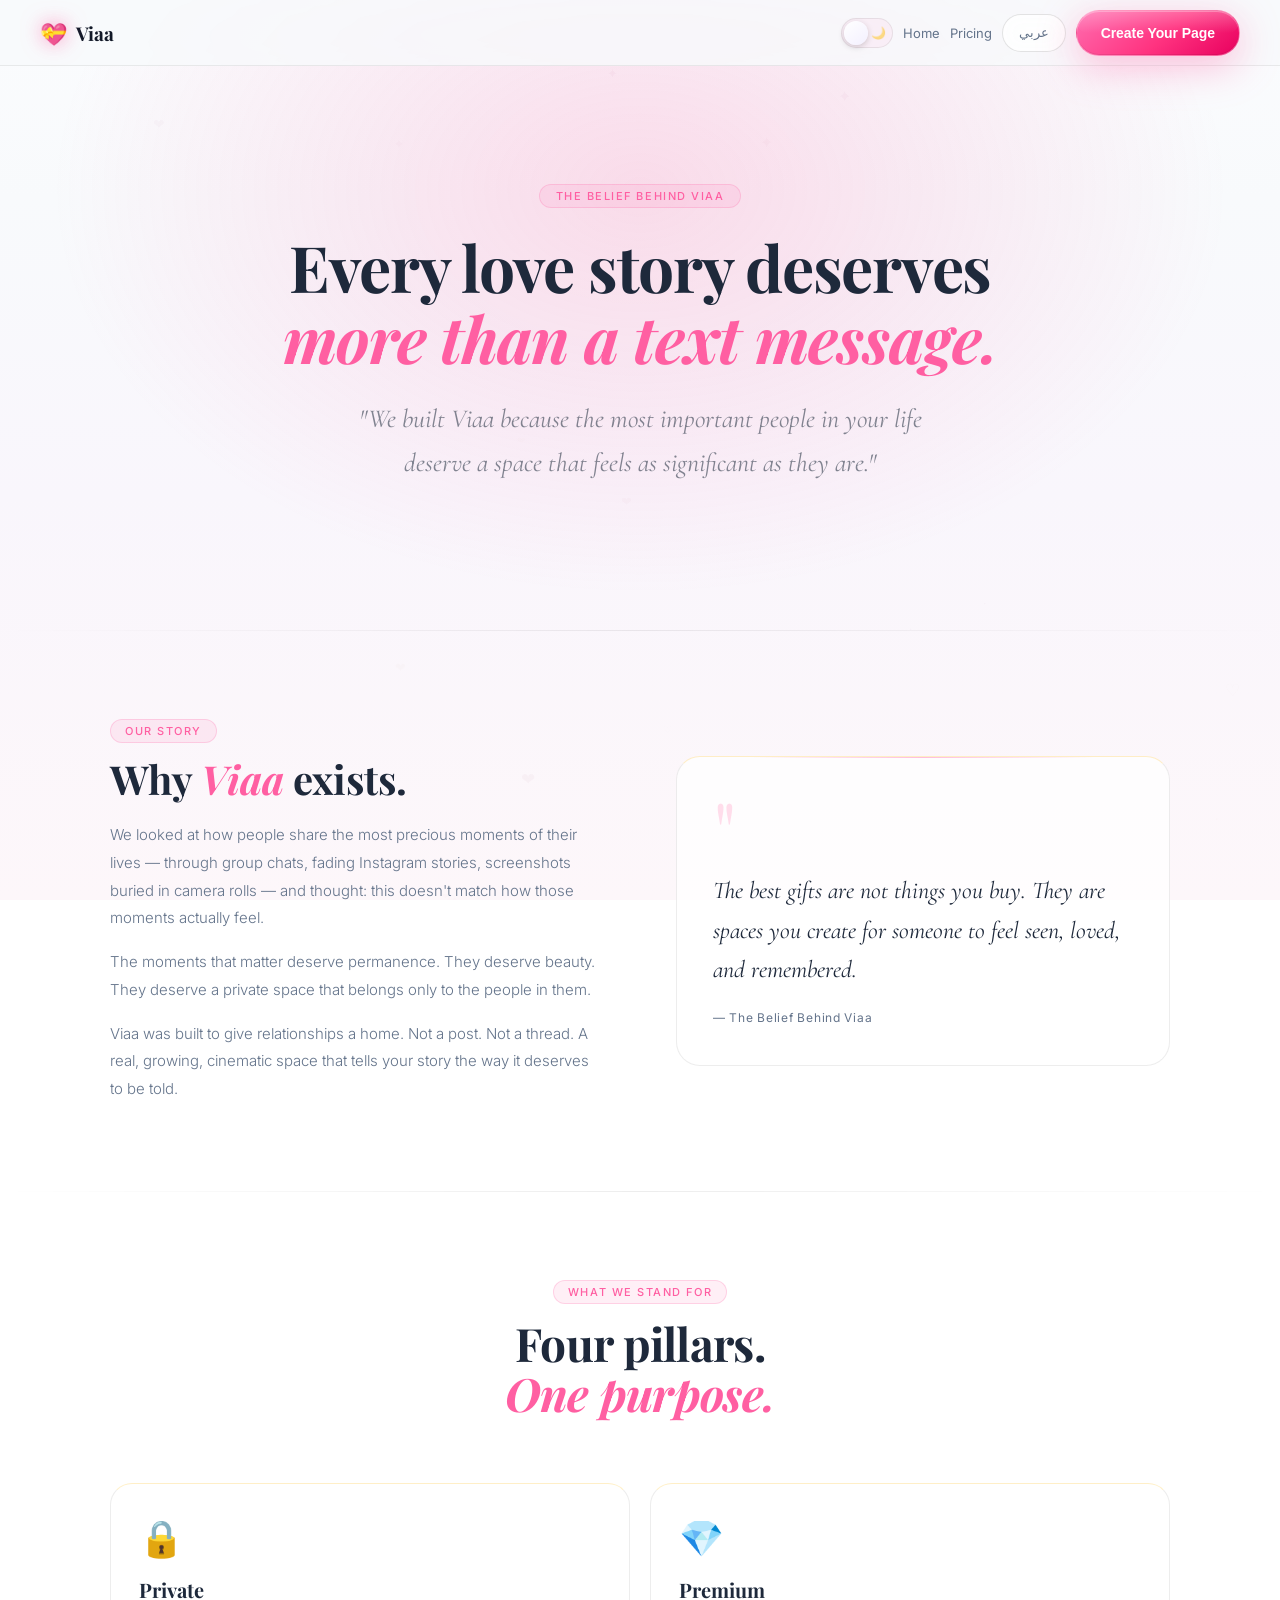
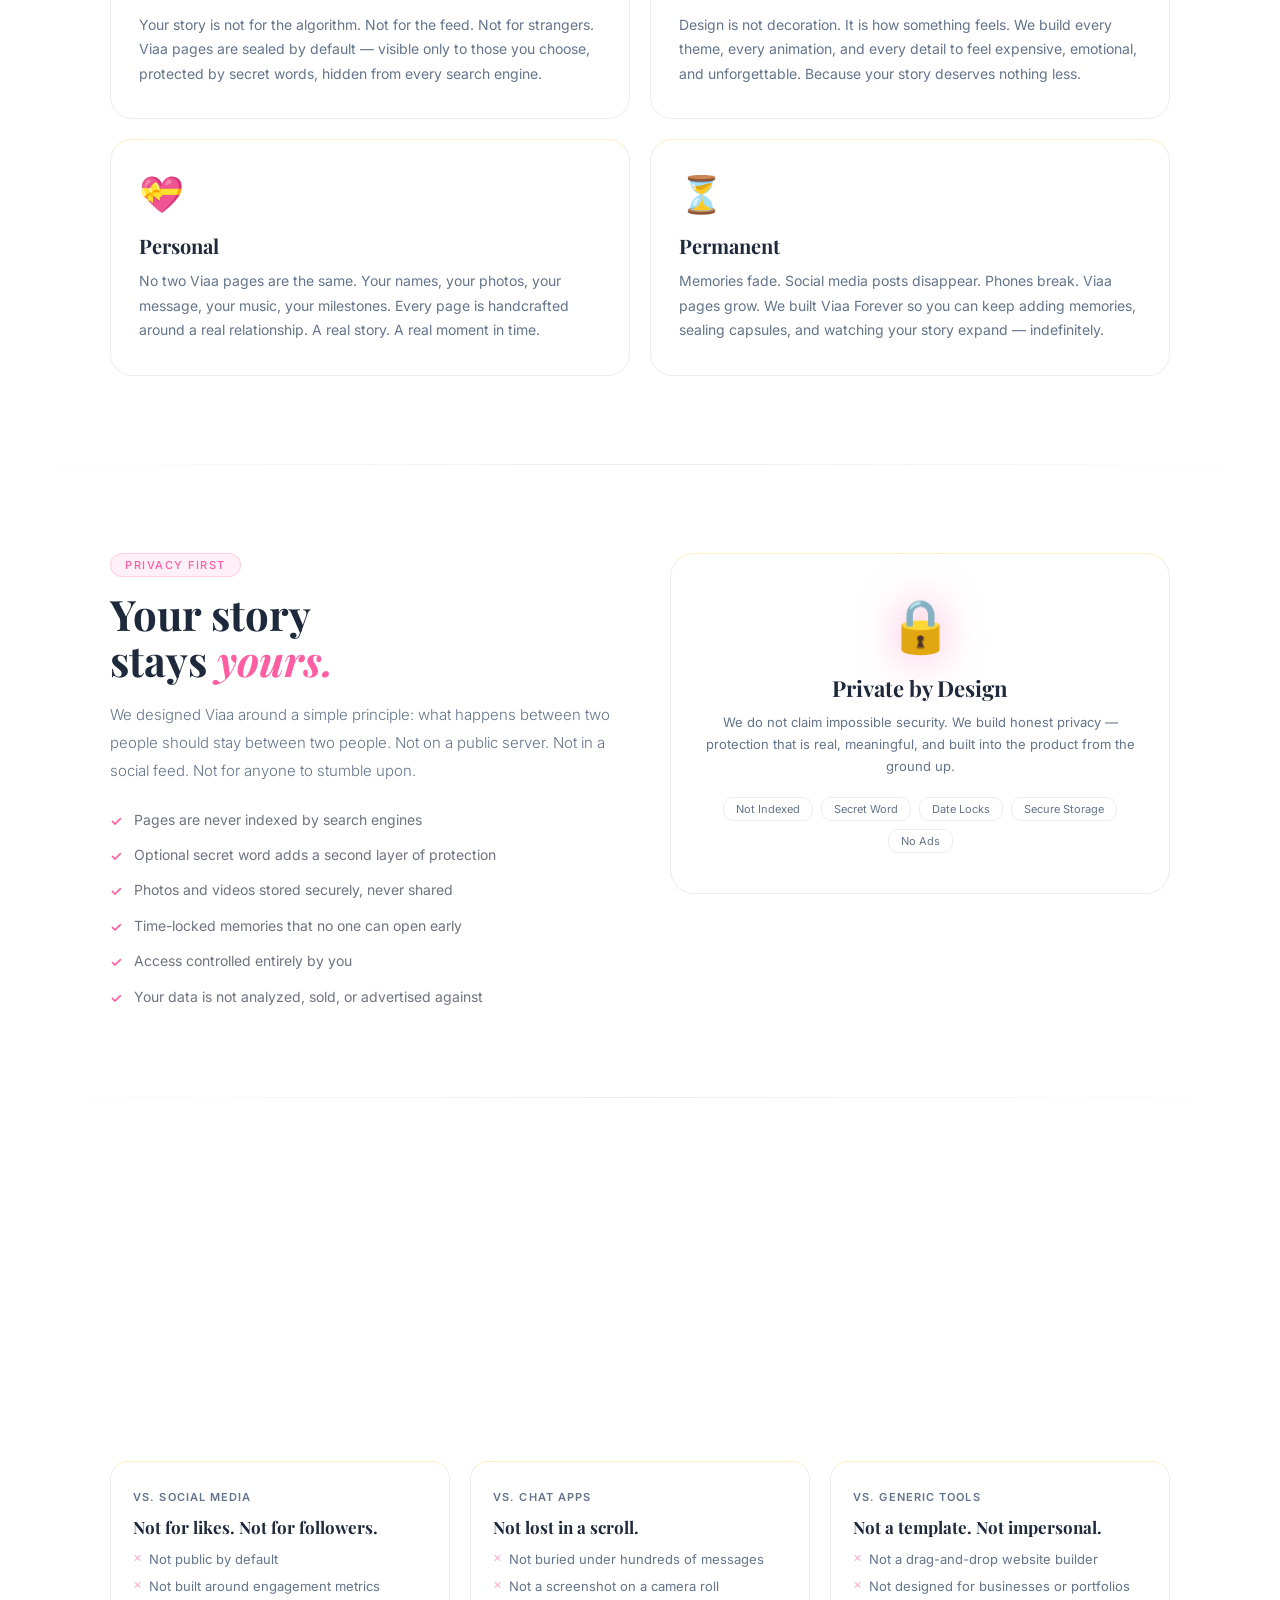
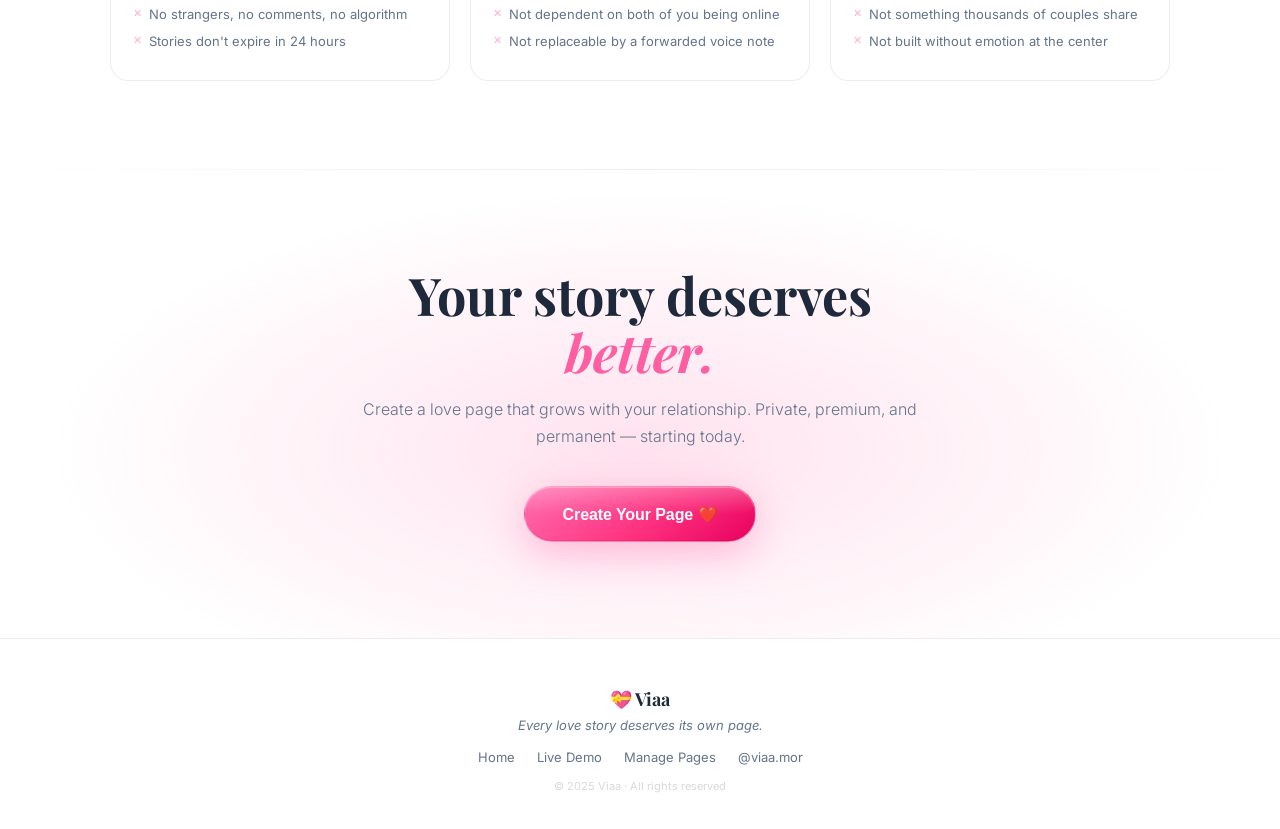
<file: about.html>
﻿<!DOCTYPE html>
<html lang="en" dir="ltr">
<head>
    <meta charset="UTF-8">
    <script>
        // Theme bootstrap: must run before CSS/paint to avoid a light-mode
        // flash for users who prefer dark. Kept tiny and inline on purpose.
        (function () {
            try {
                var s = localStorage.getItem('viaa_color_scheme');
                if (!s) s = window.matchMedia('(prefers-color-scheme: dark)').matches ? 'dark' : 'light';
                if (s === 'dark') document.documentElement.setAttribute('data-color-scheme', 'dark');
            } catch (_) { /* storage unavailable — default to light */ }
        })();
    </script>
    <meta name="viewport" content="width=device-width,initial-scale=1.0">
    <title>About Viaa — The Belief Behind the Brand</title>
    <link rel="icon" href="data:image/svg+xml,<svg xmlns='http://www.w3.org/2000/svg' viewBox='0 0 100 100'><text y='.9em' font-size='90'>💝</text></svg>">
    <link rel="preconnect" href="https://fonts.googleapis.com">
    <link rel="preconnect" href="https://fonts.gstatic.com" crossorigin>
    <link href="https://fonts.googleapis.com/css2?family=Playfair+Display:ital,wght@0,400;0,600;0,700;1,400;1,600&family=Cormorant+Garamond:ital,wght@1,400;1,500&family=Inter:wght@300;400;500;600&display=swap" rel="stylesheet">
    <link rel="stylesheet" href="theme.css">
    <link rel="stylesheet" href="components.css">
    <link rel="stylesheet" href="dark-theme.css">
    <style>
        :root {
            --fc: 'Cormorant Garamond',Georgia,serif;
        }

        a {
            text-decoration: none;
            color: inherit;
        }

        #cv {
            position: fixed;
            inset: 0;
            pointer-events: none;
            z-index: 0;
            opacity: .4;
        }

        .nav {
            position: fixed;
            top: 0;
            left: 0;
            right: 0;
            z-index: 200;
            height: 66px;
            display: flex;
            align-items: center;
            justify-content: space-between;
            padding: 0 40px;
            background: rgba(248,250,252,.88);
            backdrop-filter: blur(24px);
            border-bottom: 1px solid var(--bord);
        }

        .nav-brand {
            display: flex;
            align-items: center;
            gap: 9px;
            font-family: var(--fd);
            font-size: 19px;
            font-weight: 700;
            color: var(--dark);
            cursor: pointer;
        }

        .nav-icon {
            font-size: 22px;
            filter: drop-shadow(0 0 10px rgba(255,95,162,.6));
        }

        .nav-link {
            font-size: 13px;
            color: var(--muted);
            cursor: pointer;
            transition: color .2s;
        }

            .nav-link:hover {
                color: var(--text);
            }

        @media(max-width:640px) {
            .nav {
                padding: 0 20px;
            }
        }
        /* Hero */
        .about-hero {
            position: relative;
            z-index: 1;
            min-height: 70vh;
            display: flex;
            align-items: center;
            justify-content: center;
            text-align: center;
            padding: 120px 24px 80px;
            overflow: hidden;
        }

        .about-hero-bg {
            position: absolute;
            inset: 0;
            background: radial-gradient(ellipse at 50% 30%,rgba(255,95,162,.20) 0%,transparent 65%);
        }

        .about-hero-content {
            max-width: 780px;
            position: relative;
            z-index: 1;
        }

        .about-eyebrow {
            display: inline-block;
            font-size: 11px;
            font-weight: 500;
            letter-spacing: .14em;
            text-transform: uppercase;
            color: var(--pink);
            background: rgba(255,95,162,.10);
            border: 1px solid rgba(255,95,162,.22);
            border-radius: 30px;
            padding: 4px 16px;
            margin-bottom: 24px;
        }

        .about-hero h1 {
            font-family: var(--fd);
            font-size: clamp(32px,5.5vw,64px);
            font-weight: 700;
            line-height: 1.1;
            letter-spacing: -.02em;
            margin-bottom: 24px;
        }

            .about-hero h1 em {
                font-style: italic;
                color: var(--pink);
            }

        .about-hero-quote {
            font-family: var(--fc);
            font-style: italic;
            font-size: clamp(18px,2.5vw,26px);
            color: rgba(30,41,59,.55);
            line-height: 1.7;
            max-width: 600px;
            margin: 0 auto;
        }
        /* Sections */
        .section {
            padding: 88px 40px;
            position: relative;
            z-index: 1;
        }

        .section-inner {
            max-width: 1060px;
            margin: 0 auto;
        }

        .sec-mid {
            text-align: center;
            max-width: 660px;
            margin: 0 auto 64px;
        }

        .sec-eyebrow {
            display: inline-block;
            font-size: 11px;
            font-weight: 500;
            letter-spacing: .14em;
            text-transform: uppercase;
            color: var(--pink);
            background: rgba(255,95,162,.10);
            border: 1px solid rgba(255,95,162,.22);
            border-radius: 30px;
            padding: 4px 14px;
            margin-bottom: 14px;
        }

        .sec-title {
            font-family: var(--fd);
            font-size: clamp(26px,4vw,46px);
            font-weight: 700;
            line-height: 1.1;
            letter-spacing: -.015em;
            margin-bottom: 14px;
        }

            .sec-title em {
                font-style: italic;
                color: var(--pink);
            }

        .sec-body {
            font-size: 16px;
            color: var(--muted);
            line-height: 1.8;
            font-weight: 300;
        }

        @media(max-width:640px) {
            .section {
                padding: 64px 20px;
            }
        }
        /* Glass */
        .glass {
            background: rgba(255,255,255,.72);
            backdrop-filter: blur(24px);
            -webkit-backdrop-filter: blur(24px);
            border: 1px solid var(--bord);
            border-top-color: rgba(255,184,0,.22);
        }
        /* Divider */
        .divider {
            height: 1px;
            background: linear-gradient(90deg,transparent,var(--bord),transparent);
            position: relative;
            z-index: 1;
        }
        /* Story section */
        .story-grid {
            display: grid;
            grid-template-columns: 1fr 1fr;
            gap: 72px;
            align-items: center;
        }

        @media(max-width:800px) {
            .story-grid {
                grid-template-columns: 1fr;
                gap: 40px;
            }
        }

        .story-text h2 {
            font-family: var(--fd);
            font-size: clamp(24px,3.5vw,40px);
            font-weight: 700;
            line-height: 1.1;
            margin-bottom: 20px;
        }

            .story-text h2 em {
                font-style: italic;
                color: var(--pink);
            }

        .story-text p {
            font-size: 15px;
            color: var(--muted);
            line-height: 1.85;
            font-weight: 300;
            margin-bottom: 16px;
        }

            .story-text p:last-child {
                margin-bottom: 0;
            }

        .story-quote-card {
            border-radius: 24px;
            padding: 40px 36px;
            position: relative;
            overflow: hidden;
        }

            .story-quote-card::before {
                content: '';
                position: absolute;
                top: 0;
                left: 15%;
                right: 15%;
                height: 1px;
                background: linear-gradient(90deg,transparent,rgba(255,95,162,.4),transparent);
            }

        .sq-mark {
            font-family: var(--fd);
            font-size: 80px;
            line-height: .8;
            color: rgba(255,95,162,.2);
            display: block;
            margin-bottom: 10px;
        }

        .sq-text {
            font-family: var(--fc);
            font-style: italic;
            font-size: clamp(18px,2.5vw,24px);
            color: var(--text);
            line-height: 1.65;
            margin-bottom: 20px;
        }

        .sq-sub {
            font-size: 12px;
            color: var(--muted);
            letter-spacing: .06em;
        }
        /* Pillars */
        .pillars-grid {
            display: grid;
            grid-template-columns: repeat(2,1fr);
            gap: 20px;
        }

        @media(max-width:700px) {
            .pillars-grid {
                grid-template-columns: 1fr;
            }
        }

        .pillar-card {
            border-radius: 22px;
            padding: 32px 28px;
            position: relative;
            overflow: hidden;
            transition: transform .35s var(--ease),border-color .3s;
        }

            .pillar-card:hover {
                transform: translateY(-4px);
            }

            .pillar-card:hover {
                border-color: rgba(255,95,162,.3) !important;
            }

        .pillar-ico {
            font-size: 36px;
            margin-bottom: 16px;
            display: block;
        }

        .pillar-title {
            font-family: var(--fd);
            font-size: 20px;
            font-weight: 700;
            color: var(--text);
            margin-bottom: 10px;
        }

        .pillar-body {
            font-size: 14px;
            color: var(--muted);
            line-height: 1.75;
        }
        /* Privacy */
        .privacy-cols {
            display: grid;
            grid-template-columns: 1fr 1fr;
            gap: 60px;
            align-items: start;
        }

        @media(max-width:800px) {
            .privacy-cols {
                grid-template-columns: 1fr;
                gap: 36px;
            }
        }

        .priv-statement {
            font-family: var(--fd);
            font-size: clamp(26px,4vw,42px);
            font-weight: 700;
            line-height: 1.1;
            margin-bottom: 18px;
        }

            .priv-statement em {
                font-style: italic;
                color: var(--pink);
            }

        .priv-body {
            font-size: 15px;
            color: var(--muted);
            line-height: 1.85;
            font-weight: 300;
            margin-bottom: 24px;
        }

        .priv-list {
            list-style: none;
            display: flex;
            flex-direction: column;
            gap: 12px;
        }

            .priv-list li {
                display: flex;
                align-items: flex-start;
                gap: 12px;
                font-size: 14px;
                color: rgba(30,41,59,.65);
                line-height: 1.6;
            }

                .priv-list li::before {
                    content: '✓';
                    color: var(--pink);
                    font-weight: 600;
                    flex-shrink: 0;
                    margin-top: 1px;
                }

        .priv-visual {
            border-radius: 24px;
            padding: 40px 32px;
            text-align: center;
        }

        .pv-ico {
            font-size: 52px;
            display: block;
            margin-bottom: 16px;
            filter: drop-shadow(0 0 20px rgba(255,95,162,.5));
        }

        .pv-title {
            font-family: var(--fd);
            font-size: 22px;
            font-weight: 700;
            color: var(--text);
            margin-bottom: 8px;
        }

        .pv-desc {
            font-size: 13px;
            color: var(--muted);
            line-height: 1.7;
            margin-bottom: 20px;
        }

        .pv-tags {
            display: flex;
            flex-wrap: wrap;
            gap: 8px;
            justify-content: center;
        }

        .pv-tag {
            font-size: 11px;
            padding: 4px 12px;
            border-radius: 10px;
            border: 1px solid var(--bord);
            color: var(--muted);
        }
        /* Difference section */
        .diff-grid {
            display: grid;
            grid-template-columns: repeat(3,1fr);
            gap: 20px;
        }

        @media(max-width:860px) {
            .diff-grid {
                grid-template-columns: 1fr;
            }
        }

        .diff-card {
            border-radius: 18px;
            padding: 28px 22px;
            transition: transform .3s var(--ease), box-shadow .3s var(--ease);
        }

            .diff-card:hover {
                transform: translateY(-3px);
                box-shadow: var(--sh-lg);
            }

        .diff-vs {
            font-size: 11px;
            font-weight: 600;
            color: var(--muted);
            letter-spacing: .10em;
            text-transform: uppercase;
            margin-bottom: 12px;
        }

        .diff-title {
            font-family: var(--fd);
            font-size: 17px;
            font-weight: 700;
            color: var(--text);
            margin-bottom: 12px;
        }

        .diff-points {
            list-style: none;
            display: flex;
            flex-direction: column;
            gap: 8px;
        }

            .diff-points li {
                font-size: 13px;
                color: var(--muted);
                padding-left: 16px;
                position: relative;
                line-height: 1.5;
            }

                .diff-points li::before {
                    content: '✕';
                    position: absolute;
                    left: 0;
                    color: rgba(255,95,162,.5);
                    font-size: 11px;
                }
        /* CTA */
        .about-cta {
            text-align: center;
            padding: 96px 24px;
            position: relative;
            z-index: 1;
        }

            .about-cta::before {
                content: '';
                position: absolute;
                inset: 0;
                background: radial-gradient(ellipse at 50% 60%,rgba(255,95,162,.18) 0%,transparent 65%);
                pointer-events: none;
            }

        .cta-inner {
            max-width: 560px;
            margin: 0 auto;
            position: relative;
        }

        .cta-title {
            font-family: var(--fd);
            font-size: clamp(28px,5vw,52px);
            font-weight: 700;
            line-height: 1.1;
            margin-bottom: 16px;
        }

            .cta-title em {
                font-style: italic;
                color: var(--pink);
            }

        .cta-sub {
            font-size: 16px;
            color: var(--muted);
            margin-bottom: 36px;
            line-height: 1.7;
            font-weight: 300;
        }

        /* Footer */
        .site-footer {
            padding: 48px 40px 36px;
            border-top: 1px solid var(--bord);
            position: relative;
            z-index: 1;
            text-align: center;
        }

        .footer-brand {
            font-family: var(--fd);
            font-size: 18px;
            font-weight: 700;
            margin-bottom: 6px;
        }

        .footer-tag {
            font-size: 13px;
            color: var(--muted);
            font-style: italic;
            margin-bottom: 16px;
        }

        .footer-links {
            display: flex;
            gap: 22px;
            justify-content: center;
            flex-wrap: wrap;
            margin-bottom: 14px;
        }

            .footer-links a {
                font-size: 13px;
                color: var(--muted);
                transition: color .2s;
            }

                .footer-links a:hover {
                    color: var(--text);
                }

        .footer-copy {
            font-size: 11px;
            color: rgba(30,41,59,.18);
        }
        /* Reveals */
        .rv {
            opacity: 0;
            transform: translateY(24px);
            transition: opacity .7s var(--ease),transform .7s var(--ease);
        }

            .rv.in {
                opacity: 1;
                transform: none;
            }

        .rv-l {
            opacity: 0;
            transform: translateX(-24px);
            transition: opacity .7s var(--ease),transform .7s var(--ease);
        }

            .rv-l.in {
                opacity: 1;
                transform: none;
            }

        .rv-r {
            opacity: 0;
            transform: translateX(24px);
            transition: opacity .7s var(--ease),transform .7s var(--ease);
        }

            .rv-r.in {
                opacity: 1;
                transform: none;
            }
    </style>
</head>
<body>
    <canvas id="cv"></canvas>
    <nav class="nav">
        <a class="nav-brand" href="index.html"><span class="nav-icon">💝</span><span>Viaa</span></a>
        <div class="nav-r">
            <a class="nav-link" href="index.html" data-i18n="nav.home">Home</a>
            <a class="nav-link" href="index.html#pricing" data-i18n="nav.pricing">Pricing</a>
            <button class="lang-btn" id="langBtn" onclick="toggleLang()"><span id="langLabel">عربي</span></button>
            <button class="btn btn-primary btn-shine sm" onclick="location.href='index.html#create'" data-i18n="nav.cta">Create Your Page</button>
        </div>
    </nav>

    <section class="about-hero">
        <div class="about-hero-bg"></div>
        <div class="about-hero-content">
            <span class="about-eyebrow" data-i18n="hero.eyebrow">The Belief Behind Viaa</span>
            <h1><span data-i18n="hero.h1a">Every love story deserves</span><br><em data-i18n="hero.h1b">more than a text message.</em></h1>
            <p class="about-hero-quote" data-i18n="hero.quote">"We built Viaa because the most important people in your life deserve a space that feels as significant as they are."</p>
        </div>
    </section>

    <div class="divider"></div>

    <!-- ORIGIN STORY -->
    <section class="section" id="story">
        <div class="section-inner">
            <div class="story-grid">
                <div class="story-text rv-l">
                    <span class="sec-eyebrow" data-i18n="story.eyebrow">Our Story</span>
                    <h2 data-i18n="story.title">Why <em>Viaa</em> exists.</h2>
                    <p data-i18n="story.p1">We looked at how people share the most precious moments of their lives — through group chats, fading Instagram stories, screenshots buried in camera rolls — and thought: this doesn't match how those moments actually feel.</p>
                    <p data-i18n="story.p2">The moments that matter deserve permanence. They deserve beauty. They deserve a private space that belongs only to the people in them.</p>
                    <p data-i18n="story.p3">Viaa was built to give relationships a home. Not a post. Not a thread. A real, growing, cinematic space that tells your story the way it deserves to be told.</p>
                </div>
                <div class="rv-r">
                    <div class="story-quote-card glass" style="border-radius:24px;">
                        <span class="sq-mark">"</span>
                        <p class="sq-text" data-i18n="story.quote">The best gifts are not things you buy. They are spaces you create for someone to feel seen, loved, and remembered.</p>
                        <p class="sq-sub" data-i18n="story.quote.attr">— The Belief Behind Viaa</p>
                    </div>
                </div>
            </div>
        </div>
    </section>

    <div class="divider"></div>

    <!-- PILLARS -->
    <section class="section" id="pillars">
        <div class="section-inner">
            <div class="sec-mid rv">
                <span class="sec-eyebrow" data-i18n="pillars.eyebrow">What We Stand For</span>
                <h2 class="sec-title" data-i18n="pillars.title">Four pillars.<br><em>One purpose.</em></h2>
            </div>
            <div class="pillars-grid">
                <div class="pillar-card glass rv" style="transition-delay:0ms">
                    <span class="pillar-ico">🔒</span>
                    <p class="pillar-title" data-i18n="p1.t">Private</p>
                    <p class="pillar-body" data-i18n="p1.b">Your story is not for the algorithm. Not for the feed. Not for strangers. Viaa pages are sealed by default — visible only to those you choose, protected by secret words, hidden from every search engine.</p>
                </div>
                <div class="pillar-card glass rv" style="transition-delay:80ms">
                    <span class="pillar-ico">💎</span>
                    <p class="pillar-title" data-i18n="p2.t">Premium</p>
                    <p class="pillar-body" data-i18n="p2.b">Design is not decoration. It is how something feels. We build every theme, every animation, and every detail to feel expensive, emotional, and unforgettable. Because your story deserves nothing less.</p>
                </div>
                <div class="pillar-card glass rv" style="transition-delay:160ms">
                    <span class="pillar-ico">💝</span>
                    <p class="pillar-title" data-i18n="p3.t">Personal</p>
                    <p class="pillar-body" data-i18n="p3.b">No two Viaa pages are the same. Your names, your photos, your message, your music, your milestones. Every page is handcrafted around a real relationship. A real story. A real moment in time.</p>
                </div>
                <div class="pillar-card glass rv" style="transition-delay:240ms">
                    <span class="pillar-ico">⏳</span>
                    <p class="pillar-title" data-i18n="p4.t">Permanent</p>
                    <p class="pillar-body" data-i18n="p4.b">Memories fade. Social media posts disappear. Phones break. Viaa pages grow. We built Viaa Forever so you can keep adding memories, sealing capsules, and watching your story expand — indefinitely.</p>
                </div>
            </div>
        </div>
    </section>

    <div class="divider"></div>

    <!-- PRIVACY -->
    <section class="section" id="privacy">
        <div class="section-inner">
            <div class="privacy-cols">
                <div class="rv-l">
                    <span class="sec-eyebrow" data-i18n="priv.eyebrow">Privacy First</span>
                    <p class="priv-statement" data-i18n="priv.title">Your story<br>stays <em>yours.</em></p>
                    <p class="priv-body" data-i18n="priv.body">We designed Viaa around a simple principle: what happens between two people should stay between two people. Not on a public server. Not in a social feed. Not for anyone to stumble upon.</p>
                    <ul class="priv-list">
                        <li data-i18n="priv.l1">Pages are never indexed by search engines</li>
                        <li data-i18n="priv.l2">Optional secret word adds a second layer of protection</li>
                        <li data-i18n="priv.l3">Photos and videos stored securely, never shared</li>
                        <li data-i18n="priv.l4">Time-locked memories that no one can open early</li>
                        <li data-i18n="priv.l5">Access controlled entirely by you</li>
                        <li data-i18n="priv.l6">Your data is not analyzed, sold, or advertised against</li>
                    </ul>
                </div>
                <div class="rv-r">
                    <div class="priv-visual glass" style="border-radius:24px;">
                        <span class="pv-ico">🔒</span>
                        <p class="pv-title" data-i18n="priv.card.t">Private by Design</p>
                        <p class="pv-desc" data-i18n="priv.card.d">We do not claim impossible security. We build honest privacy — protection that is real, meaningful, and built into the product from the ground up.</p>
                        <div class="pv-tags">
                            <span class="pv-tag" data-i18n="pt1">Not Indexed</span>
                            <span class="pv-tag" data-i18n="pt2">Secret Word</span>
                            <span class="pv-tag" data-i18n="pt3">Date Locks</span>
                            <span class="pv-tag" data-i18n="pt4">Secure Storage</span>
                            <span class="pv-tag" data-i18n="pt5">No Ads</span>
                        </div>
                    </div>
                </div>
            </div>
        </div>
    </section>

    <div class="divider"></div>

    <!-- WHAT WE ARE NOT -->
    <section class="section" id="different">
        <div class="section-inner">
            <div class="sec-mid rv">
                <span class="sec-eyebrow" data-i18n="diff.eyebrow">What We Are Not</span>
                <h2 class="sec-title" data-i18n="diff.title">Viaa is a different<br><em>kind of space.</em></h2>
                <p class="sec-body" data-i18n="diff.sub">Not every product that lets you share photos is for your relationship. Viaa was designed specifically, intentionally, and entirely for love and friendship.</p>
            </div>
            <div class="diff-grid">
                <div class="diff-card glass rv" style="transition-delay:0ms">
                    <p class="diff-vs" data-i18n="vs.sm">vs. Social Media</p>
                    <p class="diff-title" data-i18n="vs.sm.t">Not for likes. Not for followers.</p>
                    <ul class="diff-points">
                        <li data-i18n="vs.sm.1">Not public by default</li>
                        <li data-i18n="vs.sm.2">Not built around engagement metrics</li>
                        <li data-i18n="vs.sm.3">No strangers, no comments, no algorithm</li>
                        <li data-i18n="vs.sm.4">Stories don't expire in 24 hours</li>
                    </ul>
                </div>
                <div class="diff-card glass rv" style="transition-delay:80ms">
                    <p class="diff-vs" data-i18n="vs.chat">vs. Chat Apps</p>
                    <p class="diff-title" data-i18n="vs.chat.t">Not lost in a scroll.</p>
                    <ul class="diff-points">
                        <li data-i18n="vs.chat.1">Not buried under hundreds of messages</li>
                        <li data-i18n="vs.chat.2">Not a screenshot on a camera roll</li>
                        <li data-i18n="vs.chat.3">Not dependent on both of you being online</li>
                        <li data-i18n="vs.chat.4">Not replaceable by a forwarded voice note</li>
                    </ul>
                </div>
                <div class="diff-card glass rv" style="transition-delay:160ms">
                    <p class="diff-vs" data-i18n="vs.gen">vs. Generic Tools</p>
                    <p class="diff-title" data-i18n="vs.gen.t">Not a template. Not impersonal.</p>
                    <ul class="diff-points">
                        <li data-i18n="vs.gen.1">Not a drag-and-drop website builder</li>
                        <li data-i18n="vs.gen.2">Not designed for businesses or portfolios</li>
                        <li data-i18n="vs.gen.3">Not something thousands of couples share</li>
                        <li data-i18n="vs.gen.4">Not built without emotion at the center</li>
                    </ul>
                </div>
            </div>
        </div>
    </section>

    <div class="divider"></div>

    <!-- CTA -->
    <section class="about-cta">
        <div class="cta-inner rv">
            <h2 class="cta-title"><span data-i18n="cta.t1">Your story deserves</span><br><em data-i18n="cta.t2">better.</em></h2>
            <p class="cta-sub" data-i18n="cta.sub">Create a love page that grows with your relationship. Private, premium, and permanent — starting today.</p>
            <button class="btn btn-primary btn-shine" onclick="location.href='index.html#create'" data-i18n="cta.btn">Create Your Page ❤️</button>
        </div>
    </section>

    <footer class="site-footer">
        <p class="footer-brand">💝 Viaa</p>
        <p class="footer-tag" data-i18n="footer.tag">Every love story deserves its own page.</p>
        <div class="footer-links">
            <a href="index.html" data-i18n="f.home">Home</a>
            <a href="demo.html?theme=classic" data-i18n="f.demo">Live Demo</a>
            <a href="update.html" data-i18n="f.manage">Manage Pages</a>
            <a href="https://instagram.com/viaa.mor" target="_blank" rel="noopener">@viaa.mor</a>
        </div>
        <p class="footer-copy" data-i18n="f.copy">© 2025 Viaa · All rights reserved</p>
    </footer>

    <script>
        'use strict';
        (function () { const cv = document.getElementById('cv'), ctx = cv.getContext('2d'); function resize() { cv.width = innerWidth; cv.height = innerHeight; } addEventListener('resize', resize); resize(); function rnd(a, b) { return a + Math.random() * (b - a); } const S = ['❤', '♡', '·', '✦'], C = ['#c9869a', '#a85070', '#d4b896', '#8b4a7e']; const ps = Array.from({ length: 35 }, (_, i) => { const s = i < 24; return { x: rnd(0, cv.width), y: s ? rnd(0, cv.height) : cv.height + 10, sz: rnd(7, 17), vy: rnd(.13, .45), vx: rnd(-.17, .17), op: s ? rnd(0, .09) : 0, mx: rnd(.04, .12), sym: S[Math.random() * S.length | 0], col: C[Math.random() * C.length | 0] }; }); (function frame() { ctx.clearRect(0, 0, cv.width, cv.height); ps.forEach(p => { p.y -= p.vy; p.x += p.vx; p.op = Math.min(p.op + .002, p.mx); if (p.y < -16) { p.y = cv.height + 10; p.x = rnd(0, cv.width); p.op = 0; p.sym = S[Math.random() * S.length | 0]; p.col = C[Math.random() * C.length | 0]; } ctx.save(); ctx.globalAlpha = p.op; ctx.fillStyle = p.col; ctx.font = p.sz + 'px serif'; ctx.fillText(p.sym, p.x, p.y); ctx.restore(); }); requestAnimationFrame(frame); })(); }());

        const T = {
            en: { 'nav.home': 'Home', 'nav.pricing': 'Pricing', 'nav.cta': 'Create Your Page', 'hero.eyebrow': 'The Belief Behind Viaa', 'hero.h1a': 'Every love story deserves', 'hero.h1b': 'more than a text message.', 'hero.quote': '"We built Viaa because the most important people in your life deserve a space that feels as significant as they are."', 'story.eyebrow': 'Our Story', 'story.title': 'Why <em>Viaa</em> exists.', 'story.p1': 'We looked at how people share the most precious moments of their lives — through group chats, fading Instagram stories, screenshots buried in camera rolls — and thought: this doesn\'t match how those moments actually feel.', 'story.p2': 'The moments that matter deserve permanence. They deserve beauty. They deserve a private space that belongs only to the people in them.', 'story.p3': 'Viaa was built to give relationships a home. Not a post. Not a thread. A real, growing, cinematic space that tells your story the way it deserves to be told.', 'story.quote': 'The best gifts are not things you buy. They are spaces you create for someone to feel seen, loved, and remembered.', 'story.quote.attr': '— The Belief Behind Viaa', 'pillars.eyebrow': 'What We Stand For', 'pillars.title': 'Four pillars.<br><em>One purpose.</em>', 'p1.t': 'Private', 'p1.b': 'Your story is not for the algorithm. Not for the feed. Not for strangers. Viaa pages are sealed by default — visible only to those you choose, protected by secret words, hidden from every search engine.', 'p2.t': 'Premium', 'p2.b': 'Design is not decoration. It is how something feels. We build every theme, every animation, and every detail to feel expensive, emotional, and unforgettable. Because your story deserves nothing less.', 'p3.t': 'Personal', 'p3.b': 'No two Viaa pages are the same. Your names, your photos, your message, your music, your milestones. Every page is handcrafted around a real relationship. A real story. A real moment in time.', 'p4.t': 'Permanent', 'p4.b': 'Memories fade. Social media posts disappear. Phones break. Viaa pages grow. We built Viaa Forever so you can keep adding memories, sealing capsules, and watching your story expand — indefinitely.', 'priv.eyebrow': 'Privacy First', 'priv.title': 'Your story<br>stays <em>yours.</em>', 'priv.body': 'We designed Viaa around a simple principle: what happens between two people should stay between two people. Not on a public server. Not in a social feed. Not for anyone to stumble upon.', 'priv.l1': 'Pages are never indexed by search engines', 'priv.l2': 'Optional secret word adds a second layer of protection', 'priv.l3': 'Photos and videos stored securely, never shared', 'priv.l4': 'Time-locked memories that no one can open early', 'priv.l5': 'Access controlled entirely by you', 'priv.l6': 'Your data is not analyzed, sold, or advertised against', 'priv.card.t': 'Private by Design', 'priv.card.d': 'We do not claim impossible security. We build honest privacy — protection that is real, meaningful, and built into the product from the ground up.', 'pt1': 'Not Indexed', 'pt2': 'Secret Word', 'pt3': 'Date Locks', 'pt4': 'Secure Storage', 'pt5': 'No Ads', 'diff.eyebrow': 'What We Are Not', 'diff.title': 'Viaa is a different<br><em>kind of space.</em>', 'diff.sub': 'Not every product that lets you share photos is for your relationship. Viaa was designed specifically, intentionally, and entirely for love and friendship.', 'vs.sm': 'vs. Social Media', 'vs.sm.t': 'Not for likes. Not for followers.', 'vs.sm.1': 'Not public by default', 'vs.sm.2': 'Not built around engagement metrics', 'vs.sm.3': 'No strangers, no comments, no algorithm', 'vs.sm.4': 'Stories don\'t expire in 24 hours', 'vs.chat': 'vs. Chat Apps', 'vs.chat.t': 'Not lost in a scroll.', 'vs.chat.1': 'Not buried under hundreds of messages', 'vs.chat.2': 'Not a screenshot on a camera roll', 'vs.chat.3': 'Not dependent on both of you being online', 'vs.chat.4': 'Not replaceable by a forwarded voice note', 'vs.gen': 'vs. Generic Tools', 'vs.gen.t': 'Not a template. Not impersonal.', 'vs.gen.1': 'Not a drag-and-drop website builder', 'vs.gen.2': 'Not designed for businesses or portfolios', 'vs.gen.3': 'Not something thousands of couples share', 'vs.gen.4': 'Not built without emotion at the center', 'cta.t1': 'Your story deserves', 'cta.t2': 'better.', 'cta.sub': 'Create a love page that grows with your relationship. Private, premium, and permanent — starting today.', 'cta.btn': 'Create Your Page ❤️', 'footer.tag': 'Every love story deserves its own page.', 'f.home': 'Home', 'f.demo': 'Live Demo', 'f.manage': 'Manage Pages', 'f.copy': '© 2025 Viaa · All rights reserved' },
            ar: { 'nav.home': 'الرئيسية', 'nav.pricing': 'الأسعار', 'nav.cta': 'أنشئ صفحتك', 'hero.eyebrow': 'الفلسفة التي تقف وراء Viaa', 'hero.h1a': 'كل قصة حب تستحق', 'hero.h1b': 'أكثر من رسالة نصية.', 'hero.quote': '"بنينا Viaa لأن أهم الناس في حياتك يستحقون مساحة تشعر بأهميتهم."', 'story.eyebrow': 'قصتنا', 'story.title': 'لماذا وجدت <em>Viaa</em>.', 'story.p1': 'نظرنا إلى كيفية مشاركة الناس أثمن لحظات حياتهم — من خلال المحادثات الجماعية وقصص إنستاجرام المؤقتة ولقطات الشاشة المدفونة في بكرات الكاميرا — وفكرنا: هذا لا يتناسب مع كيف تشعر تلك اللحظات فعلاً.', 'story.p2': 'اللحظات التي تهم تستحق الديمومة. تستحق الجمال. تستحق مساحة خاصة لا تنتمي إلا للأشخاص الموجودين فيها.', 'story.p3': 'بُنيت Viaa لتمنح العلاقات بيتاً. ليس منشوراً. ليس خيطاً من المحادثات. مساحة حقيقية متنامية وسينمائية تروي قصتك بالطريقة التي تستحقها.', 'story.quote': 'أفضل الهدايا ليست الأشياء التي تشتريها. بل هي المساحات التي تخلقها لشخص ما ليشعر برؤيته والحب والتذكر.', 'story.quote.attr': '— الفلسفة التي تقف وراء Viaa', 'pillars.eyebrow': 'ما نؤمن به', 'pillars.title': 'أربعة أركان.<br><em>غاية واحدة.</em>', 'p1.t': 'خاصة', 'p1.b': 'قصتك ليست للخوارزمية. ليست للخلاصة. ليست للغرباء. صفحات Viaa مختومة بالافتراضي — مرئية فقط لمن تختار، محمية بكلمات سرية، مخفية عن كل محرك بحث.', 'p2.t': 'متميزة', 'p2.b': 'التصميم ليس زينة. هو كيف يشعر الشيء. نبني كل تصميم وكل حركة وكل تفصيل ليشعر بالفخامة والعاطفة وعدم النسيان. لأن قصتك لا تستحق أقل.', 'p3.t': 'شخصية', 'p3.b': 'لا يوجد صفحتا Viaa متشابهتان. أسماؤكما وصوركما ورسالتك وموسيقاك ومحطاتك. كل صفحة مصنوعة يدوياً حول علاقة حقيقية. قصة حقيقية. لحظة حقيقية في الزمن.', 'p4.t': 'دائمة', 'p4.b': 'الذكريات تتلاشى. منشورات السوشيال ميديا تختفي. الهواتف تنكسر. صفحات Viaa تنمو. بنينا Viaa للأبد حتى تتمكن من مواصلة إضافة الذكريات وختم الكبسولات ومشاهدة قصتك تتوسع — إلى الأبد.', 'priv.eyebrow': 'الخصوصية أولاً', 'priv.title': 'قصتك<br>تبقى <em>لك.</em>', 'priv.body': 'صممنا Viaa حول مبدأ بسيط: ما يحدث بين شخصين يجب أن يبقى بين شخصين. ليس على خادم عام. ليس في خلاصة اجتماعية. ليس لأي شخص أن يعثر عليه.', 'priv.l1': 'الصفحات لا تُفهرَس أبداً بمحركات البحث', 'priv.l2': 'كلمة سرية اختيارية تضيف طبقة حماية ثانية', 'priv.l3': 'الصور والفيديوهات مخزنة بأمان ولا تُشارك', 'priv.l4': 'ذكريات مقفولة بالوقت لا يمكن لأحد فتحها مبكراً', 'priv.l5': 'وصول تحت سيطرتك الكاملة', 'priv.l6': 'بياناتك لا تُحلَّل ولا تُباع ولا تُستخدم للإعلانات', 'priv.card.t': 'الخصوصية بالتصميم', 'priv.card.d': 'لا ندّعي أمانًا مستحيلاً. نبني خصوصية صادقة — حماية حقيقية وذات معنى ومدمجة في المنتج من الأساس.', 'pt1': 'غير مُفهرَسة', 'pt2': 'كلمة سرية', 'pt3': 'أقفال بالتاريخ', 'pt4': 'تخزين آمن', 'pt5': 'لا إعلانات', 'diff.eyebrow': 'ما لسنا عليه', 'diff.title': 'Viaa مساحة<br><em>مختلفة.</em>', 'diff.sub': 'ليس كل منتج يتيح لك مشاركة الصور مخصصاً لعلاقتك. Viaa مصممة تحديداً وعمداً وبالكامل للحب والصداقة.', 'vs.sm': 'مقابل السوشيال ميديا', 'vs.sm.t': 'ليست للإعجابات. ليست للمتابعين.', 'vs.sm.1': 'ليست عامة بالافتراضي', 'vs.sm.2': 'ليست مبنية حول مقاييس التفاعل', 'vs.sm.3': 'لا غرباء، لا تعليقات، لا خوارزمية', 'vs.sm.4': 'القصص لا تنتهي صلاحيتها بعد ٢٤ ساعة', 'vs.chat': 'مقابل تطبيقات المحادثة', 'vs.chat.t': 'لا تضيع في التمرير.', 'vs.chat.1': 'غير مدفونة تحت مئات الرسائل', 'vs.chat.2': 'ليست لقطة شاشة في بكرة الكاميرا', 'vs.chat.3': 'ليست متوقفة على تواجدكما معاً', 'vs.chat.4': 'ليست قابلة للاستبدال برسالة صوتية محوّلة', 'vs.gen': 'مقابل الأدوات العامة', 'vs.gen.t': 'ليست قالباً. ليست غير شخصية.', 'vs.gen.1': 'ليست محرر سحب وإفلات لمواقع الويب', 'vs.gen.2': 'ليست مصممة للشركات أو المحافظ', 'vs.gen.3': 'ليست شيئاً تشاركه آلاف الأزواج', 'vs.gen.4': 'ليست مبنية بدون العاطفة في المركز', 'cta.t1': 'قصتك تستحق', 'cta.t2': 'الأفضل.', 'cta.sub': 'أنشئ صفحة حب تنمو مع علاقتك. خاصة ومتميزة ودائمة — ابدأ اليوم.', 'cta.btn': 'أنشئ صفحتك ❤️', 'footer.tag': 'كل قصة حب تستحق صفحتها الخاصة.', 'f.home': 'الرئيسية', 'f.demo': 'نموذج حي', 'f.manage': 'إدارة الصفحات', 'f.copy': '© 2025 Viaa · جميع الحقوق محفوظة' }
        };
        let lang = 'en';
        function toggleLang() { setLang(lang === 'en' ? 'ar' : 'en'); }
        function setLang(l) { lang = l; const html = document.documentElement; html.lang = l; html.dir = l === 'ar' ? 'rtl' : 'ltr'; document.getElementById('langLabel').textContent = l === 'en' ? 'عربي' : 'English'; document.querySelectorAll('[data-i18n]').forEach(el => { const k = el.dataset.i18n; if (T[l] && T[l][k] !== undefined) el.innerHTML = T[l][k]; }); }
        const obs = new IntersectionObserver(entries => { entries.forEach(e => { if (e.isIntersecting) { e.target.classList.add('in'); obs.unobserve(e.target); } }); }, { threshold: .1, rootMargin: '0px 0px -50px 0px' });
        document.querySelectorAll('.rv,.rv-l,.rv-r').forEach(el => obs.observe(el));
    </script>
    <script src="theme-toggle.js"></script>
</body>
</html>
</file>
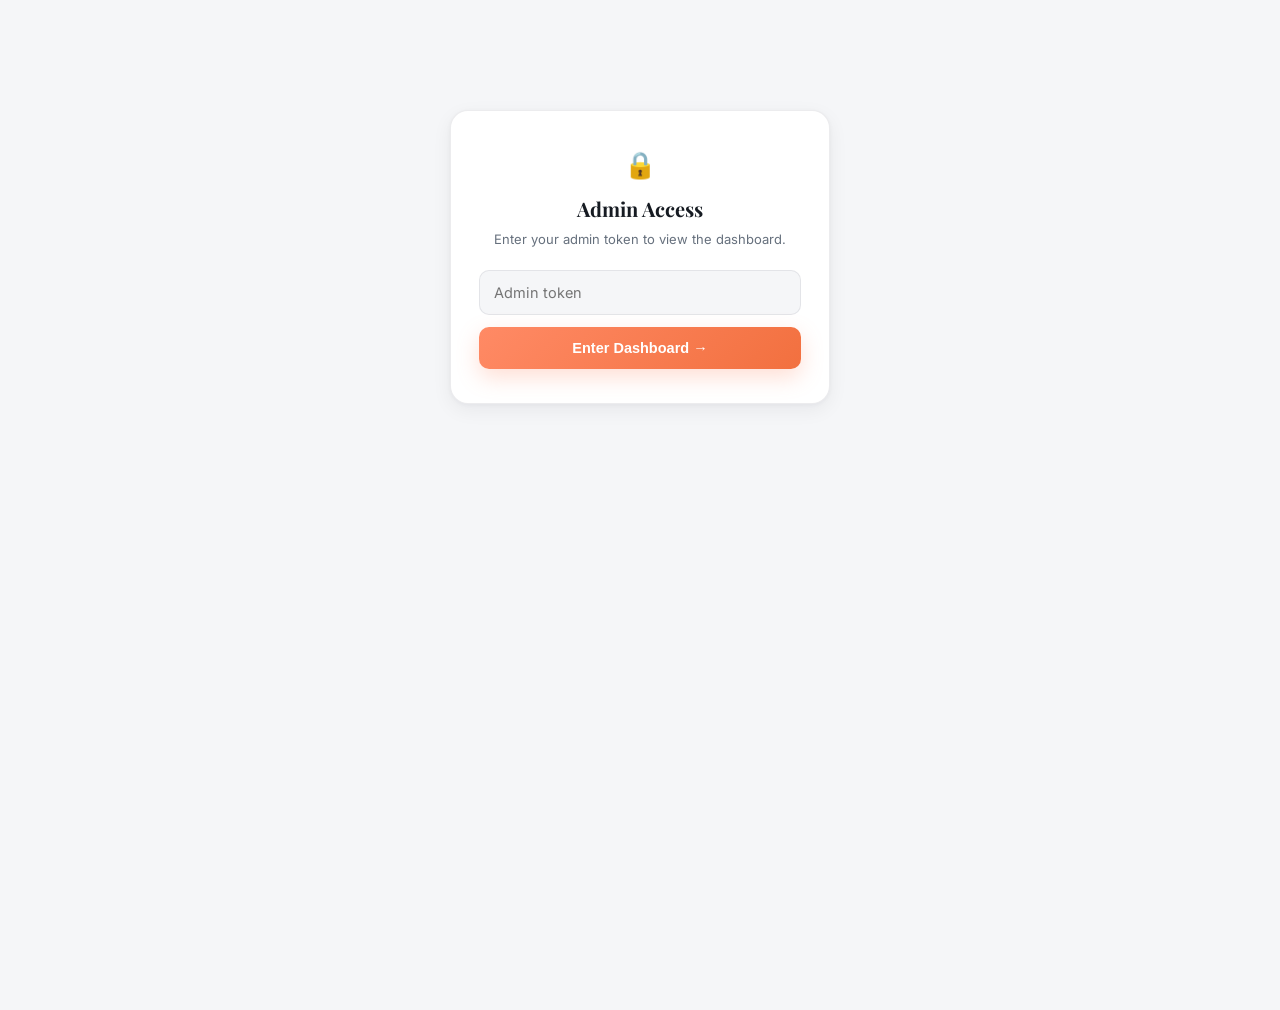
<file: admin.html>
<!DOCTYPE html>
<html lang="en">
<head>
    <meta charset="UTF-8">
    <meta name="viewport" content="width=device-width, initial-scale=1.0">
    <title>Admin — Payments</title>
    <link href="https://fonts.googleapis.com/css2?family=Playfair+Display:wght@600;700&family=Inter:wght@400;500;600;700&display=swap" rel="stylesheet">
    <style>
        * {
            margin: 0;
            padding: 0;
            box-sizing: border-box;
            -webkit-tap-highlight-color: transparent;
        }

        :root {
            --bg: #F5F6F8;
            --card: #FFFFFF;
            --coral: #FF8A65;
            --coral-d: #F2703F;
            --coral3: rgba(255,138,101,.10);
            --text: #161B22;
            --muted: #66707D;
            --muted2: #9AA3AF;
            --bord: rgba(15,23,42,.08);
            --bord2: rgba(15,23,42,.14);
            --sh-sm: 0 1px 2px rgba(15,23,42,.04);
            --sh-md: 0 6px 20px rgba(15,23,42,.06), 0 1px 4px rgba(15,23,42,.04);
            --r-sm: 10px;
            --r-md: 14px;
            --r-lg: 18px;
            --fd: 'Playfair Display',Georgia,serif;
            --fu: 'Inter',system-ui,sans-serif;
            --ease: cubic-bezier(.16,1,.3,1);
            --ok: #1A9E5C;
            --ok3: rgba(26,158,92,.10);
            --err: #E5484D;
            --err3: rgba(229,72,77,.10);
            --pend: #B7791F;
            --pend3: rgba(183,121,31,.12);
        }

        html[data-theme="dark"] {
            --bg: #0F1216;
            --card: #171B21;
            --coral: #FF8A65;
            --coral-d: #F2703F;
            --coral3: rgba(255,138,101,.14);
            --text: #EDEFF2;
            --muted: #9AA6B2;
            --muted2: #6B7684;
            --bord: rgba(255,255,255,.08);
            --bord2: rgba(255,255,255,.14);
            --sh-sm: 0 1px 2px rgba(0,0,0,.2);
            --sh-md: 0 6px 20px rgba(0,0,0,.28), 0 1px 4px rgba(0,0,0,.2);
            --ok: #3FCB86;
            --ok3: rgba(63,203,134,.14);
            --err: #FF6B70;
            --err3: rgba(255,107,112,.14);
            --pend: #E0A83E;
            --pend3: rgba(224,168,62,.16);
        }

        html {
            -webkit-font-smoothing: antialiased;
        }

        body {
            font-family: var(--fu);
            background: var(--bg);
            color: var(--text);
            min-height: 100vh;
            line-height: 1.5;
            transition: background .25s var(--ease), color .25s var(--ease);
        }

        /* ── GATE ───────────────────────────────────────────── */
        .gate {
            max-width: 380px;
            margin: 110px auto;
            background: var(--card);
            border: 1px solid var(--bord);
            border-radius: var(--r-lg);
            padding: 34px 28px;
            text-align: center;
            box-shadow: var(--sh-md);
            animation: fadeUp .45s var(--ease);
        }

        @keyframes fadeUp {
            from {
                opacity: 0;
                transform: translateY(10px);
            }

            to {
                opacity: 1;
                transform: none;
            }
        }

        .gate .gi {
            font-size: 26px;
            margin-bottom: 10px;
        }

        .gate h1 {
            font-family: var(--fd);
            font-size: 20px;
            font-weight: 700;
            margin-bottom: 6px;
        }

        .gate p {
            font-size: 13px;
            color: var(--muted);
            margin-bottom: 20px;
        }

        .gate input {
            width: 100%;
            padding: 13px 14px;
            border-radius: var(--r-sm);
            border: 1.5px solid var(--bord);
            margin-bottom: 12px;
            font-size: 14.5px;
            font-family: var(--fu);
            outline: none;
            transition: border-color .18s var(--ease), box-shadow .18s var(--ease);
            background: var(--bg);
            color: var(--text);
        }

            .gate input:focus {
                border-color: var(--coral);
                box-shadow: 0 0 0 3.5px rgba(255,138,101,.12);
            }

        .gate button {
            width: 100%;
            padding: 13px;
            border-radius: var(--r-sm);
            border: none;
            background: linear-gradient(135deg,var(--coral),var(--coral-d));
            color: #fff;
            font-weight: 600;
            font-size: 14.5px;
            cursor: pointer;
            box-shadow: 0 8px 22px rgba(255,138,101,.28);
            transition: transform .2s var(--ease), box-shadow .2s var(--ease);
        }

            .gate button:hover {
                transform: translateY(-2px);
                box-shadow: 0 14px 30px rgba(255,138,101,.36);
            }

            .gate button:active {
                transform: translateY(0) scale(.98);
            }

        .gate .gate-err {
            font-size: 12.5px;
            color: var(--err);
            margin-top: -4px;
            margin-bottom: 12px;
            display: none;
        }

        /* ── DASHBOARD SHELL ────────────────────────────────── */
        #dashboard {
            display: none;
        }

        .topbar {
            background: var(--card);
            border-bottom: 1px solid var(--bord);
            padding: 18px 24px;
            position: sticky;
            top: 0;
            z-index: 10;
            transition: background .25s var(--ease), border-color .25s var(--ease);
        }

        .topbar-inner {
            max-width: 980px;
            margin: 0 auto;
            display: flex;
            align-items: center;
            justify-content: space-between;
            gap: 16px;
            flex-wrap: wrap;
        }

        .brand {
            display: flex;
            align-items: center;
            gap: 10px;
        }

        .brand-mark {
            width: 34px;
            height: 34px;
            border-radius: 10px;
            background: linear-gradient(135deg,var(--coral),var(--coral-d));
            display: flex;
            align-items: center;
            justify-content: center;
            font-size: 16px;
            box-shadow: 0 4px 12px rgba(255,138,101,.3);
            flex-shrink: 0;
        }

        .brand h1 {
            font-family: var(--fd);
            font-size: 18px;
            font-weight: 700;
        }

        .brand .brand-sub {
            font-size: 11.5px;
            color: var(--muted);
            font-weight: 500;
        }

        .topbar-actions {
            display: flex;
            align-items: center;
            gap: 10px;
        }

        .wrap {
            max-width: 980px;
            margin: 0 auto;
            padding: 24px 20px 60px;
        }

        .stats-row {
            display: grid;
            grid-template-columns: repeat(auto-fit,minmax(130px,1fr));
            gap: 12px;
            margin-bottom: 22px;
        }

        .stat-card {
            background: var(--card);
            border: 1px solid var(--bord);
            border-radius: var(--r-md);
            padding: 16px 18px;
            box-shadow: var(--sh-sm);
            transition: background .25s var(--ease), border-color .25s var(--ease);
        }

            .stat-card .sv {
                font-family: var(--fd);
                font-size: 26px;
                font-weight: 700;
                margin-bottom: 2px;
            }

            .stat-card .sl {
                font-size: 12px;
                color: var(--muted);
                font-weight: 500;
            }

        /* ── TABS ───────────────────────────────────────────── */
        .tabs {
            display: flex;
            gap: 4px;
            margin-bottom: 18px;
            border-bottom: 1.5px solid var(--bord);
        }

        .tab {
            padding: 10px 4px;
            margin-right: 20px;
            border: none;
            background: none;
            font-family: var(--fu);
            font-size: 14px;
            font-weight: 600;
            color: var(--muted);
            cursor: pointer;
            position: relative;
            top: 1.5px;
            border-bottom: 2.5px solid transparent;
            transition: color .18s var(--ease), border-color .18s var(--ease);
        }

            .tab:hover {
                color: var(--text);
            }

            .tab.active {
                color: var(--coral-d);
                border-color: var(--coral);
            }

            .tab .tab-count {
                font-size: 11px;
                font-weight: 700;
                background: var(--bord);
                color: var(--muted);
                padding: 1px 7px;
                border-radius: 20px;
                margin-left: 6px;
            }

            .tab.active .tab-count {
                background: var(--coral3);
                color: var(--coral-d);
            }

        .panel {
            display: none;
        }

            .panel.active {
                display: block;
            }

        .toolbar {
            display: flex;
            gap: 10px;
            margin-bottom: 18px;
            flex-wrap: wrap;
            align-items: center;
        }

        .search-wrap {
            position: relative;
            flex: 1;
            min-width: 200px;
        }

            .search-wrap .si {
                position: absolute;
                left: 13px;
                top: 50%;
                transform: translateY(-50%);
                font-size: 14px;
                color: var(--muted2);
                pointer-events: none;
            }

        .search-input {
            width: 100%;
            padding: 11px 14px 11px 36px;
            border-radius: var(--r-sm);
            border: 1.5px solid var(--bord);
            font-family: var(--fu);
            font-size: 13.5px;
            background: var(--card);
            color: var(--text);
            outline: none;
            transition: border-color .18s var(--ease), box-shadow .18s var(--ease);
        }

            .search-input:focus {
                border-color: var(--coral);
                box-shadow: 0 0 0 3.5px rgba(255,138,101,.10);
            }

        .filter-chips {
            display: flex;
            gap: 6px;
            flex-wrap: wrap;
        }

        .chip {
            padding: 9px 14px;
            border-radius: 20px;
            border: 1.5px solid var(--bord);
            background: var(--card);
            font-size: 12.5px;
            font-weight: 600;
            color: var(--muted);
            cursor: pointer;
            transition: all .18s var(--ease);
            white-space: nowrap;
        }

            .chip:hover {
                border-color: var(--bord2);
                color: var(--text);
            }

            .chip.active {
                background: var(--text);
                border-color: var(--text);
                color: var(--bg);
            }

        .icon-btn {
            background: var(--card);
            border: 1.5px solid var(--bord);
            border-radius: var(--r-sm);
            padding: 10px 14px;
            font-size: 13px;
            font-weight: 600;
            cursor: pointer;
            color: var(--text);
            transition: all .18s var(--ease);
            display: flex;
            align-items: center;
            gap: 6px;
        }

            .icon-btn:hover {
                border-color: var(--bord2);
            }

            .icon-btn:active {
                transform: scale(.97);
            }

        .theme-toggle {
            width: 38px;
            height: 38px;
            padding: 0;
            justify-content: center;
            font-size: 15px;
        }

        .empty {
            color: var(--muted);
            text-align: center;
            padding: 70px 20px;
            font-size: 14px;
            background: var(--card);
            border: 1px dashed var(--bord2);
            border-radius: var(--r-lg);
        }

            .empty .ee {
                font-size: 32px;
                margin-bottom: 10px;
                display: block;
            }

        .list {
            display: flex;
            flex-direction: column;
            gap: 10px;
        }

        .row {
            background: var(--card);
            border: 1px solid var(--bord);
            border-radius: var(--r-md);
            padding: 16px;
            display: flex;
            gap: 14px;
            align-items: flex-start;
            box-shadow: var(--sh-sm);
            transition: box-shadow .2s var(--ease), transform .2s var(--ease), opacity .3s, height .3s, background .25s var(--ease), border-color .25s var(--ease);
            animation: rowIn .35s var(--ease);
        }

        @keyframes rowIn {
            from {
                opacity: 0;
                transform: translateY(6px);
            }

            to {
                opacity: 1;
                transform: none;
            }
        }

        .row:hover {
            box-shadow: var(--sh-md);
        }

        .row.removing {
            opacity: 0;
            transform: scale(.97);
        }

        .row .thumb {
            width: 60px;
            height: 60px;
            object-fit: cover;
            border-radius: var(--r-sm);
            flex-shrink: 0;
            cursor: pointer;
            border: 1px solid var(--bord);
            transition: transform .18s var(--ease);
            background: var(--bg);
        }

            .row .thumb:hover {
                transform: scale(1.04);
            }

        .row .info {
            flex: 1;
            min-width: 0;
        }

        .row-head {
            display: flex;
            align-items: center;
            justify-content: space-between;
            gap: 10px;
            margin-bottom: 4px;
            flex-wrap: wrap;
        }

        .row .name {
            font-weight: 700;
            font-size: 14.5px;
        }

        .badge-group {
            display: flex;
            gap: 6px;
            flex-wrap: wrap;
        }

        .badge {
            font-size: 10.5px;
            font-weight: 700;
            padding: 3px 9px;
            border-radius: 20px;
            text-transform: uppercase;
            letter-spacing: .04em;
            white-space: nowrap;
        }

            .badge.method-vodafone_cash {
                background: rgba(230,0,35,.08);
                color: #C7002B;
            }

            .badge.method-instapay {
                background: rgba(40,80,220,.08);
                color: #2850DC;
            }

            .badge.status-pending {
                background: var(--pend3);
                color: var(--pend);
            }

            .badge.status-approved {
                background: var(--ok3);
                color: var(--ok);
            }

            .badge.status-rejected {
                background: var(--err3);
                color: var(--err);
            }

            .badge.status-active {
                background: var(--ok3);
                color: var(--ok);
            }

            .badge.status-inactive {
                background: var(--bord);
                color: var(--muted);
            }

        .row .meta {
            font-size: 12.5px;
            color: var(--muted);
            line-height: 1.7;
        }

            .row .meta b {
                color: var(--text);
                font-weight: 600;
            }

        .row .actions {
            display: flex;
            gap: 8px;
            margin-top: 12px;
        }

            .row .actions button {
                padding: 9px 16px;
                border-radius: var(--r-sm);
                border: none;
                font-weight: 700;
                font-size: 12.5px;
                cursor: pointer;
                transition: transform .15s var(--ease), box-shadow .15s var(--ease), opacity .2s;
                display: flex;
                align-items: center;
                gap: 6px;
            }

        .btn-approve {
            background: linear-gradient(135deg,#25B673,#1A9E5C);
            color: #fff;
            box-shadow: 0 4px 14px rgba(26,158,92,.28);
        }

            .btn-approve:hover:not(:disabled) {
                transform: translateY(-1px);
                box-shadow: 0 8px 20px rgba(26,158,92,.36);
            }

        .btn-reject {
            background: var(--card);
            color: var(--err);
            border: 1.5px solid rgba(229,72,77,.3) !important;
            box-shadow: none;
        }

            .btn-reject:hover:not(:disabled) {
                background: var(--err3);
            }

        .row .actions button:disabled {
            opacity: .5;
            cursor: not-allowed;
            transform: none !important;
        }

        .btn-spin {
            width: 12px;
            height: 12px;
            border: 2px solid rgba(255,255,255,.4);
            border-top-color: #fff;
            border-radius: 50%;
            animation: sp .7s linear infinite;
        }

        .btn-reject .btn-spin {
            border: 2px solid rgba(229,72,77,.25);
            border-top-color: var(--err);
        }

        @keyframes sp {
            to {
                transform: rotate(360deg);
            }
        }

        /* skeleton loading */
        .skel-row {
            background: var(--card);
            border: 1px solid var(--bord);
            border-radius: var(--r-md);
            padding: 16px;
            display: flex;
            gap: 14px;
        }

        .skel-box {
            background: linear-gradient(90deg,var(--bord) 25%,var(--bg) 37%,var(--bord) 63%);
            background-size: 400% 100%;
            animation: shimmer 1.4s ease infinite;
            border-radius: var(--r-sm);
        }

        @keyframes shimmer {
            0% {
                background-position: 100% 0;
            }

            100% {
                background-position: 0 0;
            }
        }

        /* ── PAGINATION ─────────────────────────────────────── */
        .pagination {
            display: flex;
            align-items: center;
            justify-content: center;
            gap: 6px;
            margin-top: 20px;
            flex-wrap: wrap;
        }

        .page-btn {
            min-width: 34px;
            height: 34px;
            padding: 0 8px;
            border-radius: 8px;
            border: 1.5px solid var(--bord);
            background: var(--card);
            color: var(--text);
            font-size: 12.5px;
            font-weight: 600;
            cursor: pointer;
            transition: all .15s var(--ease);
        }

            .page-btn:hover:not(:disabled) {
                border-color: var(--bord2);
            }

            .page-btn.active {
                background: var(--coral);
                border-color: var(--coral);
                color: #fff;
            }

            .page-btn:disabled {
                opacity: .4;
                cursor: not-allowed;
            }

        .page-ellipsis {
            color: var(--muted2);
            padding: 0 4px;
            font-size: 12.5px;
        }

        @media (max-width:560px) {
            .topbar {
                padding: 14px 16px;
            }

            .wrap {
                padding: 18px 14px 50px;
            }

            .row {
                flex-wrap: wrap;
            }

                .row .thumb {
                    width: 52px;
                    height: 52px;
                }

                .row .actions {
                    width: 100%;
                }

                    .row .actions button {
                        flex: 1;
                        justify-content: center;
                    }

            .tabs {
                overflow-x: auto;
                -ms-overflow-style: none;
                scrollbar-width: none;
            }

                .tabs::-webkit-scrollbar {
                    display: none;
                }

            .tab {
                white-space: nowrap;
            }
        }
    </style>
</head>
<body>
    <div class="gate" id="gate">
        <div class="gi">🔒</div>
        <h1>Admin Access</h1>
        <p>Enter your admin token to view the dashboard.</p>
        <input type="password" id="tokenInput" placeholder="Admin token">
        <div class="gate-err" id="gateErr">Incorrect token. Please try again.</div>
        <button id="gateBtn">Enter Dashboard →</button>
    </div>

    <div id="dashboard">
        <div class="topbar">
            <div class="topbar-inner">
                <div class="brand">
                    <div class="brand-mark">💳</div>
                    <div>
                        <h1>Admin</h1>
                        <div class="brand-sub">Viaa Dashboard</div>
                    </div>
                </div>
                <div class="topbar-actions">
                    <button class="icon-btn theme-toggle" id="themeToggle" title="Toggle dark mode" aria-label="Toggle dark mode">🌙</button>
                    <button class="icon-btn" id="refreshBtn">↻ Refresh</button>
                </div>
            </div>
        </div>

        <div class="wrap">
            <div class="stats-row" id="statsRow">
                <div class="stat-card"><div class="sv" id="statTotal">–</div><div class="sl">Total Orders</div></div>
                <div class="stat-card"><div class="sv" id="statPending">–</div><div class="sl">Pending</div></div>
                <div class="stat-card"><div class="sv" id="statApproved">–</div><div class="sl">Approved</div></div>
                <div class="stat-card"><div class="sv" id="statRejected">–</div><div class="sl">Rejected</div></div>
                <div class="stat-card"><div class="sv" id="statVF">–</div><div class="sl">Vodafone Cash</div></div>
                <div class="stat-card"><div class="sv" id="statIP">–</div><div class="sl">InstaPay</div></div>
            </div>

            <div class="tabs" id="tabs">
                <button class="tab active" data-tab="orders">Orders <span class="tab-count" id="tabCountOrders">0</span></button>
                <button class="tab" data-tab="users">Users <span class="tab-count" id="tabCountUsers">0</span></button>
            </div>

            <!-- ORDERS PANEL -->
            <div class="panel active" id="panel-orders">
                <div class="toolbar">
                    <div class="search-wrap">
                        <span class="si">🔍</span>
                        <input class="search-input" id="searchInput" placeholder="Search by name, email, or ID…">
                    </div>
                    <div class="filter-chips" id="statusChips">
                        <button class="chip active" data-filter="all">All</button>
                        <button class="chip" data-filter="pending">Pending</button>
                        <button class="chip" data-filter="approved">Approved</button>
                        <button class="chip" data-filter="rejected">Rejected</button>
                    </div>
                    <div class="filter-chips" id="methodChips">
                        <button class="chip active" data-filter="all">Any method</button>
                        <button class="chip" data-filter="vodafone_cash">Vodafone Cash</button>
                        <button class="chip" data-filter="instapay">InstaPay</button>
                    </div>
                </div>
                <div id="list"></div>
                <div class="pagination" id="ordersPagination"></div>
            </div>

            <!-- USERS PANEL -->
            <div class="panel" id="panel-users">
                <div class="toolbar">
                    <div class="search-wrap">
                        <span class="si">🔍</span>
                        <input class="search-input" id="userSearchInput" placeholder="Search by access code…">
                    </div>
                    <div class="filter-chips" id="userChips">
                        <button class="chip active" data-filter="all">All</button>
                        <button class="chip" data-filter="active">Active</button>
                        <button class="chip" data-filter="inactive">Inactive</button>
                    </div>
                </div>
                <div id="userList"></div>
                <div class="pagination" id="usersPagination"></div>
            </div>
        </div>
    </div>

    <script>
        (function () {
            let token = sessionStorage.getItem('viaa_admin_token') || '';
            let allPayments = [];
            let allUsers = [];
            let activeTab = 'orders';
            let statusFilter = 'all';
            let methodFilter = 'all';
            let searchTerm = '';
            let userFilter = 'all';
            let userSearchTerm = '';
            let ordersPage = 1;
            let usersPage = 1;
            const PAGE_SIZE = 10;

            // ── THEME ──────────────────────────────────────────
            function applyTheme(mode) {
                document.documentElement.setAttribute('data-theme', mode);
                document.getElementById('themeToggle').textContent = mode === 'dark' ? '☀️' : '🌙';
                localStorage.setItem('viaa_admin_theme', mode);
            }
            applyTheme(localStorage.getItem('viaa_admin_theme') || 'light');
            document.getElementById('themeToggle').addEventListener('click', () => {
                const current = document.documentElement.getAttribute('data-theme');
                applyTheme(current === 'dark' ? 'light' : 'dark');
            });

            // ── GATE ───────────────────────────────────────────
            function showDashboard() {
                document.getElementById('gate').style.display = 'none';
                document.getElementById('dashboard').style.display = 'block';
                loadOrders();
                loadUsers();
            }

            if (token) showDashboard();

            document.getElementById('gateBtn').addEventListener('click', () => {
                const val = document.getElementById('tokenInput').value.trim();
                if (!val) return;
                token = val;
                document.getElementById('gateErr').style.display = 'none';
                sessionStorage.setItem('viaa_admin_token', token);
                showDashboard();
            });
            document.getElementById('tokenInput').addEventListener('keydown', (e) => {
                if (e.key === 'Enter') document.getElementById('gateBtn').click();
            });

            function handleUnauthorized() {
                sessionStorage.removeItem('viaa_admin_token');
                token = '';
                document.getElementById('gate').style.display = 'block';
                document.getElementById('dashboard').style.display = 'none';
                document.getElementById('gateErr').style.display = 'block';
            }

            document.getElementById('refreshBtn').addEventListener('click', () => {
                loadOrders();
                loadUsers();
            });

            // ── TABS ───────────────────────────────────────────
            document.getElementById('tabs').addEventListener('click', (e) => {
                const tab = e.target.closest('.tab');
                if (!tab) return;
                activeTab = tab.dataset.tab;
                document.querySelectorAll('.tab').forEach((t) => t.classList.remove('active'));
                tab.classList.add('active');
                document.querySelectorAll('.panel').forEach((p) => p.classList.remove('active'));
                document.getElementById(`panel-${activeTab}`).classList.add('active');
            });

            // ── ORDERS: search & filters ───────────────────────
            document.getElementById('searchInput').addEventListener('input', (e) => {
                searchTerm = e.target.value.trim().toLowerCase();
                ordersPage = 1;
                renderOrders();
            });
            document.getElementById('statusChips').addEventListener('click', (e) => {
                const chip = e.target.closest('.chip');
                if (!chip) return;
                document.querySelectorAll('#statusChips .chip').forEach((c) => c.classList.remove('active'));
                chip.classList.add('active');
                statusFilter = chip.dataset.filter;
                ordersPage = 1;
                renderOrders();
            });
            document.getElementById('methodChips').addEventListener('click', (e) => {
                const chip = e.target.closest('.chip');
                if (!chip) return;
                document.querySelectorAll('#methodChips .chip').forEach((c) => c.classList.remove('active'));
                chip.classList.add('active');
                methodFilter = chip.dataset.filter;
                ordersPage = 1;
                renderOrders();
            });

            // ── USERS: search & filters ────────────────────────
            document.getElementById('userSearchInput').addEventListener('input', (e) => {
                userSearchTerm = e.target.value.trim().toLowerCase();
                usersPage = 1;
                renderUsers();
            });
            document.getElementById('userChips').addEventListener('click', (e) => {
                const chip = e.target.closest('.chip');
                if (!chip) return;
                document.querySelectorAll('#userChips .chip').forEach((c) => c.classList.remove('active'));
                chip.classList.add('active');
                userFilter = chip.dataset.filter;
                usersPage = 1;
                renderUsers();
            });

            // ── SKELETONS ──────────────────────────────────────
            function skeletons(containerId, n) {
                const list = document.getElementById(containerId);
                list.innerHTML = '';
                for (let i = 0; i < n; i++) {
                    const row = document.createElement('div');
                    row.className = 'skel-row';
                    row.style.marginBottom = '10px';
                    row.innerHTML = `
                <div class="skel-box" style="width:60px;height:60px;flex-shrink:0"></div>
                <div style="flex:1">
                  <div class="skel-box" style="width:40%;height:14px;margin-bottom:8px"></div>
                  <div class="skel-box" style="width:70%;height:11px;margin-bottom:6px"></div>
                  <div class="skel-box" style="width:55%;height:11px"></div>
                </div>`;
                    list.appendChild(row);
                }
            }

            // ── LOAD DATA ──────────────────────────────────────
            async function loadOrders() {
                skeletons('list', 3);
                try {
                    const res = await fetch(`/api/submit-payment?admin=1&action=all`, {
                        headers: { Authorization: `Bearer ${token}` },
                    });
                    if (res.status === 401) return handleUnauthorized();
                    const data = await res.json();
                    if (!res.ok) throw new Error(data.error || 'Failed to load orders');

                    allPayments = (data.payments || []).sort((a, b) => b.createdAt - a.createdAt);
                    updateStats();
                    renderOrders();
                } catch (err) {
                    document.getElementById('list').innerHTML = `<div class="empty"><span class="ee">⚠️</span>${escapeHtml(err.message)}</div>`;
                }
            }

            async function loadUsers() {
                skeletons('userList', 3);
                try {
                    const res = await fetch(`/api/submit-payment?admin=1&action=users`, {
                        headers: { Authorization: `Bearer ${token}` },
                    });
                    if (res.status === 401) return handleUnauthorized();
                    const data = await res.json();
                    if (!res.ok) throw new Error(data.error || 'Failed to load users');

                    allUsers = (data.users || []).sort((a, b) => (b.createdAt || 0) - (a.createdAt || 0));
                    document.getElementById('tabCountUsers').textContent = allUsers.length;
                    renderUsers();
                } catch (err) {
                    document.getElementById('userList').innerHTML = `<div class="empty"><span class="ee">⚠️</span>${escapeHtml(err.message)}</div>`;
                }
            }

            function updateStats() {
                document.getElementById('statTotal').textContent = allPayments.length;
                document.getElementById('statPending').textContent = allPayments.filter((p) => p.status === 'pending').length;
                document.getElementById('statApproved').textContent = allPayments.filter((p) => p.status === 'approved').length;
                document.getElementById('statRejected').textContent = allPayments.filter((p) => p.status === 'rejected').length;
                document.getElementById('statVF').textContent = allPayments.filter((p) => p.method === 'vodafone_cash').length;
                document.getElementById('statIP').textContent = allPayments.filter((p) => p.method === 'instapay').length;
                document.getElementById('tabCountOrders').textContent = allPayments.length;
            }

            // ── RENDER: ORDERS ─────────────────────────────────
            function filteredOrders() {
                let filtered = allPayments;
                if (statusFilter !== 'all') filtered = filtered.filter((p) => p.status === statusFilter);
                if (methodFilter !== 'all') filtered = filtered.filter((p) => p.method === methodFilter);
                if (searchTerm) {
                    filtered = filtered.filter((p) =>
                        (p.name || '').toLowerCase().includes(searchTerm) ||
                        (p.email || '').toLowerCase().includes(searchTerm) ||
                        (p.id || '').toLowerCase().includes(searchTerm)
                    );
                }
                return filtered;
            }

            function renderOrders() {
                const list = document.getElementById('list');
                const filtered = filteredOrders();

                if (!allPayments.length) {
                    list.innerHTML = '<div class="empty"><span class="ee">🎉</span>No orders yet</div>';
                    document.getElementById('ordersPagination').innerHTML = '';
                    return;
                }
                if (!filtered.length) {
                    list.innerHTML = '<div class="empty"><span class="ee">🔍</span>No orders match your search</div>';
                    document.getElementById('ordersPagination').innerHTML = '';
                    return;
                }

                const totalPages = Math.max(1, Math.ceil(filtered.length / PAGE_SIZE));
                ordersPage = Math.min(ordersPage, totalPages);
                const pageItems = filtered.slice((ordersPage - 1) * PAGE_SIZE, ordersPage * PAGE_SIZE);

                const wrap = document.createElement('div');
                wrap.className = 'list';
                pageItems.forEach((p) => wrap.appendChild(renderOrderRow(p)));
                list.innerHTML = '';
                list.appendChild(wrap);

                renderPagination('ordersPagination', ordersPage, totalPages, (n) => { ordersPage = n; renderOrders(); });
            }

            function renderOrderRow(p) {
                const row = document.createElement('div');
                row.className = 'row';
                row.dataset.id = p.id;
                const methodLabel = p.method === 'vodafone_cash' ? 'Vodafone Cash' : 'InstaPay';
                const isPending = p.status === 'pending';
                row.innerHTML = `
              <img class="thumb" src="${p.screenshotUrl || ''}" alt="screenshot" onclick="${p.screenshotUrl ? `window.open('${p.screenshotUrl}','_blank')` : ''}">
              <div class="info">
                <div class="row-head">
                  <span class="name">${escapeHtml(p.name)}</span>
                  <div class="badge-group">
                    <span class="badge status-${p.status}">${p.status}</span>
                    <span class="badge method-${p.method}">${methodLabel}</span>
                  </div>
                </div>
                <div class="meta">
                  ${escapeHtml(p.email)} · ${escapeHtml(p.phone)}<br>
                  <b>${escapeHtml(String(p.amount))} EGP</b> · transaction ${escapeHtml(p.senderNumber)}<br>
                  ${escapeHtml(p.product)} · ${p.createdAt ? new Date(p.createdAt).toLocaleString() : '—'}
                  ${p.code ? `<br><b>Code:</b> ${escapeHtml(p.code)}` : ''}
                </div>
                ${isPending ? `
                <div class="actions">
                  <button class="btn-approve" data-id="${p.id}">✓ Approve</button>
                  <button class="btn-reject" data-id="${p.id}">✕ Reject</button>
                </div>` : ''}
              </div>`;
                if (isPending) {
                    row.querySelector('.btn-approve').addEventListener('click', (e) => act(p.id, 'approve', e.target, row));
                    row.querySelector('.btn-reject').addEventListener('click', (e) => act(p.id, 'reject', e.target, row));
                }
                return row;
            }

            async function act(id, action, btn, row) {
                const buttons = row.querySelectorAll('button');
                buttons.forEach((b) => (b.disabled = true));
                const originalHtml = btn.innerHTML;
                btn.innerHTML = `<span class="btn-spin"></span> ${action === 'approve' ? 'Approving…' : 'Rejecting…'}`;
                try {
                    const res = await fetch('/api/approve-payment', {
                        method: 'POST',
                        headers: { 'Content-Type': 'application/json' },
                        body: JSON.stringify({ adminToken: token, id, action }),
                    });
                    const data = await res.json();
                    if (!res.ok) throw new Error(data.error || 'Action failed');

                    row.classList.add('removing');
                    setTimeout(() => {
                        const rec = allPayments.find((p) => p.id === id);
                        if (rec) {
                            rec.status = action === 'approve' ? 'approved' : 'rejected';
                            if (data.code) rec.code = data.code;
                        }
                        updateStats();
                        renderOrders();
                        loadUsers(); // a new user row may have been created on approval
                    }, 280);
                } catch (err) {
                    alert(err.message);
                    buttons.forEach((b) => (b.disabled = false));
                    btn.innerHTML = originalHtml;
                }
            }

            // ── RENDER: USERS ──────────────────────────────────
            function filteredUsers() {
                let filtered = allUsers;
                if (userFilter === 'active') filtered = filtered.filter((u) => u.active);
                if (userFilter === 'inactive') filtered = filtered.filter((u) => !u.active);
                if (userSearchTerm) {
                    filtered = filtered.filter((u) => (u.accessCode || '').toLowerCase().includes(userSearchTerm));
                }
                return filtered;
            }

            function renderUsers() {
                const list = document.getElementById('userList');
                const filtered = filteredUsers();

                if (!allUsers.length) {
                    list.innerHTML = '<div class="empty"><span class="ee">👤</span>No users yet</div>';
                    document.getElementById('usersPagination').innerHTML = '';
                    return;
                }
                if (!filtered.length) {
                    list.innerHTML = '<div class="empty"><span class="ee">🔍</span>No users match your search</div>';
                    document.getElementById('usersPagination').innerHTML = '';
                    return;
                }

                const totalPages = Math.max(1, Math.ceil(filtered.length / PAGE_SIZE));
                usersPage = Math.min(usersPage, totalPages);
                const pageItems = filtered.slice((usersPage - 1) * PAGE_SIZE, usersPage * PAGE_SIZE);

                const wrap = document.createElement('div');
                wrap.className = 'list';
                pageItems.forEach((u) => wrap.appendChild(renderUserRow(u)));
                list.innerHTML = '';
                list.appendChild(wrap);

                renderPagination('usersPagination', usersPage, totalPages, (n) => { usersPage = n; renderUsers(); });
            }

            function renderUserRow(u) {
                const row = document.createElement('div');
                row.className = 'row';
                row.innerHTML = `
              <div class="info">
                <div class="row-head">
                  <span class="name">${escapeHtml(u.accessCode || '—')}</span>
                  <div class="badge-group">
                    <span class="badge status-${u.active ? 'active' : 'inactive'}">${u.active ? 'active' : 'inactive'}</span>
                  </div>
                </div>
                <div class="meta">
                  <b>${u.remainingGenerations ?? '—'}</b> generations remaining
                  ${u.createdAt ? `· issued ${new Date(u.createdAt).toLocaleString()}` : ''}
                </div>
              </div>`;
                return row;
            }

            // ── SHARED: PAGINATION ─────────────────────────────
            function renderPagination(containerId, current, total, onPage) {
                const el = document.getElementById(containerId);
                el.innerHTML = '';
                if (total <= 1) return;

                const mkBtn = (label, page, opts = {}) => {
                    const b = document.createElement('button');
                    b.className = 'page-btn' + (opts.active ? ' active' : '');
                    b.textContent = label;
                    b.disabled = !!opts.disabled;
                    if (!opts.disabled && !opts.active) b.addEventListener('click', () => onPage(page));
                    return b;
                };

                el.appendChild(mkBtn('‹', current - 1, { disabled: current === 1 }));

                const pages = [];
                for (let i = 1; i <= total; i++) {
                    if (i === 1 || i === total || Math.abs(i - current) <= 1) pages.push(i);
                }
                let prev = 0;
                pages.forEach((p) => {
                    if (prev && p - prev > 1) {
                        const dots = document.createElement('span');
                        dots.className = 'page-ellipsis';
                        dots.textContent = '…';
                        el.appendChild(dots);
                    }
                    el.appendChild(mkBtn(String(p), p, { active: p === current }));
                    prev = p;
                });

                el.appendChild(mkBtn('›', current + 1, { disabled: current === total }));
            }

            function escapeHtml(str) {
                return String(str ?? '').replace(/[&<>"']/g, (c) => ({
                    '&': '&amp;', '<': '&lt;', '>': '&gt;', '"': '&quot;', "'": '&#39;',
                }[c]));
            }
        })();
    </script>
</body>
</html>
</file>
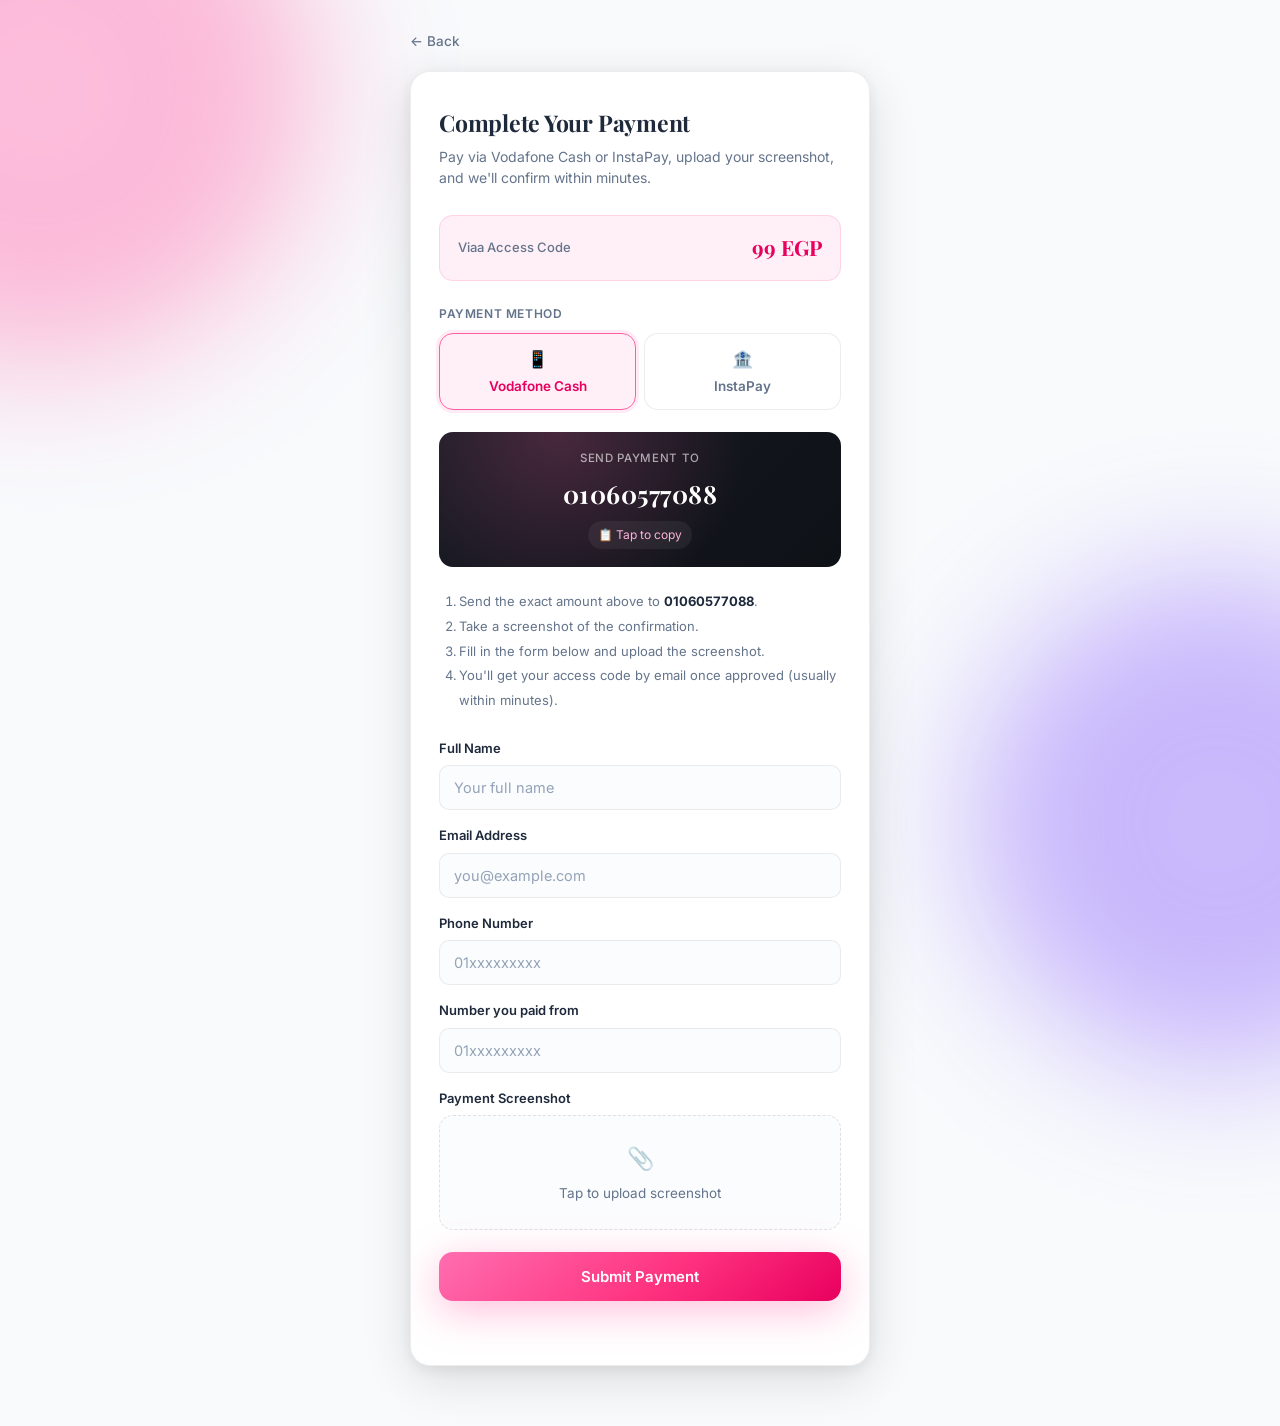
<file: payment.html>
<!DOCTYPE html>
<html lang="en">
<head>
    <meta charset="UTF-8">
    <meta name="viewport" content="width=device-width, initial-scale=1.0">
    <title>Complete Payment — Viaa</title>
    <link rel="preconnect" href="https://fonts.googleapis.com">
    <link href="https://fonts.googleapis.com/css2?family=Playfair+Display:wght@600;700&family=Inter:wght@400;500;600;700&display=swap" rel="stylesheet">
    <style>
        * {
            margin: 0;
            padding: 0;
            box-sizing: border-box;
            -webkit-tap-highlight-color: transparent;
        }

        :root {
            --bg: #F8FAFC;
            --card: #FFFFFF;
            --coral: #FF5FA2;
            --coral-d: #E8005E;
            --coral3: rgba(255,95,162,.10);
            --purple: #7C4DFF;
            --cyan: #00D4FF;
            --gold: #FFB800;
            --text: #1E293B;
            --muted: #64748B;
            --muted2: #94A3B8;
            --bord: rgba(0,0,0,.07);
            --bord2: rgba(0,0,0,.11);
            --sh-sm: 0 1px 4px rgba(0,0,0,.07), 0 1px 2px rgba(0,0,0,.04);
            --sh-md: 0 4px 20px rgba(0,0,0,.09), 0 2px 8px rgba(0,0,0,.05);
            --sh-lg: 0 14px 50px rgba(0,0,0,.12), 0 4px 16px rgba(0,0,0,.07);
            --r-sm: 10px;
            --r-md: 14px;
            --r-lg: 20px;
            --sp-1: 4px;
            --sp-2: 8px;
            --sp-3: 12px;
            --sp-4: 16px;
            --sp-5: 20px;
            --sp-6: 24px;
            --sp-8: 32px;
            --fd: 'Playfair Display',Georgia,serif;
            --fu: 'Inter',system-ui,sans-serif;
            --ease: cubic-bezier(.16,1,.3,1);
        }

        html {
            -webkit-font-smoothing: antialiased;
        }

        body {
            font-family: var(--fu);
            background: var(--bg);
            color: var(--text);
            min-height: 100vh;
            padding: 28px 16px 60px;
            line-height: 1.5;
            position: relative;
            overflow-x: hidden;
        }

            body::before, body::after {
                content: '';
                position: fixed;
                border-radius: 50%;
                filter: blur(72px);
                pointer-events: none;
                z-index: 0;
            }

            body::before {
                width: min(540px,120vw);
                height: min(540px,120vw);
                top: -20%;
                left: -18%;
                background: radial-gradient(circle,#FF89C0,#FF5FA2);
                opacity: .5;
            }

            body::after {
                width: min(480px,110vw);
                height: min(480px,110vw);
                bottom: -18%;
                right: -14%;
                background: radial-gradient(circle,#A78BFA,#7C4DFF);
                opacity: .5;
            }

        .wrap {
            position: relative;
            z-index: 1;
        }

        .wrap {
            max-width: 460px;
            margin: 0 auto;
            animation: fadeUp .5s var(--ease);
        }

        @keyframes fadeUp {
            from {
                opacity: 0;
                transform: translateY(10px);
            }

            to {
                opacity: 1;
                transform: none;
            }
        }

        .back {
            display: inline-flex;
            align-items: center;
            gap: 6px;
            color: var(--muted);
            text-decoration: none;
            font-size: 13.5px;
            font-weight: 500;
            margin-bottom: 20px;
            transition: color .18s var(--ease);
        }

            .back:hover {
                color: var(--text);
            }

        .card {
            background: var(--card);
            border: 1px solid var(--bord);
            border-radius: var(--r-lg);
            padding: 34px 28px;
            box-shadow: var(--sh-lg);
            position: relative;
            overflow: hidden;
        }

            .card::before {
                content: '';
                position: absolute;
                top: 0;
                left: 0;
                right: 0;
                height: 3px;
                background: linear-gradient(90deg, var(--pink), var(--purple));
            }

        h1 {
            font-family: var(--fd);
            font-size: 23px;
            font-weight: 700;
            margin-bottom: 5px;
            letter-spacing: -.01em;
        }

        .sub {
            color: var(--muted);
            font-size: 14px;
            margin-bottom: 26px;
            line-height: 1.55;
        }

        .amount-box {
            background: var(--coral3);
            border: 1px solid rgba(255,95,162,.20);
            border-radius: var(--r-md);
            padding: 16px 18px;
            display: flex;
            justify-content: space-between;
            align-items: center;
            margin-bottom: 24px;
        }

            .amount-box .label {
                font-size: 13px;
                color: var(--muted);
                font-weight: 500;
            }

            .amount-box .value {
                font-family: var(--fd);
                font-size: 21px;
                color: var(--coral-d);
                font-weight: 700;
            }

        .section-label {
            font-size: 12px;
            font-weight: 600;
            color: var(--muted);
            text-transform: uppercase;
            letter-spacing: .05em;
            margin-bottom: 10px;
        }

        .method-tabs {
            display: flex;
            gap: 8px;
            margin-bottom: 22px;
        }

        .method-tab {
            flex: 1;
            padding: 13px 10px;
            border-radius: var(--r-md);
            border: 1.5px solid var(--bord);
            background: #fff;
            text-align: center;
            font-weight: 600;
            font-size: 13.5px;
            cursor: pointer;
            color: var(--muted);
            transition: all .18s var(--ease);
            display: flex;
            flex-direction: column;
            align-items: center;
            gap: 4px;
        }

            .method-tab .mi {
                font-size: 17px;
            }

            .method-tab:hover {
                border-color: var(--bord2);
            }

            .method-tab.active {
                border-color: var(--coral);
                color: var(--coral-d);
                background: var(--coral3);
                box-shadow: 0 0 0 3px rgba(255,95,162,.12);
            }

        .pay-number {
            background: linear-gradient(135deg,#171B24,#0E1116);
            color: #fff;
            border-radius: var(--r-md);
            padding: 18px;
            text-align: center;
            margin-bottom: 22px;
            position: relative;
            overflow: hidden;
        }

            .pay-number::before {
                content: '';
                position: absolute;
                inset: 0;
                background: radial-gradient(circle at 30% 0%, rgba(255,95,162,.22), transparent 60%);
            }

            .pay-number > * {
                position: relative;
            }

            .pay-number .pn-label {
                font-size: 11.5px;
                opacity: .62;
                margin-bottom: 7px;
                text-transform: uppercase;
                letter-spacing: .06em;
                font-weight: 500;
            }

            .pay-number .pn-value {
                font-family: var(--fd);
                font-size: 25px;
                letter-spacing: .5px;
                font-weight: 700;
            }

            .pay-number .pn-copy {
                margin-top: 9px;
                font-size: 12px;
                color: #FFB3D9;
                cursor: pointer;
                display: inline-flex;
                align-items: center;
                gap: 5px;
                padding: 5px 10px;
                border-radius: 20px;
                background: rgba(255,255,255,.06);
                transition: background .18s;
            }

                .pay-number .pn-copy:hover {
                    background: rgba(255,255,255,.11);
                }

        .steps {
            font-size: 13px;
            color: var(--muted);
            line-height: 1.9;
            margin-bottom: 26px;
            padding-left: 20px;
        }

            .steps strong {
                color: var(--text);
            }

        .form-group {
            margin-bottom: 16px;
        }

        .form-label {
            font-size: 13px;
            font-weight: 600;
            color: var(--text);
            margin-bottom: 7px;
            display: block;
        }

        .cinput {
            width: 100%;
            padding: 13px 14px;
            border-radius: var(--r-sm);
            border: 1.5px solid var(--bord);
            font-family: var(--fu);
            font-size: 14.5px;
            background: #FBFCFD;
            color: var(--text);
            outline: none;
            transition: border-color .18s var(--ease), box-shadow .18s var(--ease), background .18s;
        }

            .cinput::placeholder {
                color: var(--muted2);
            }

            .cinput:focus {
                border-color: var(--coral);
                background: #fff;
                box-shadow: 0 0 0 3.5px rgba(255,95,162,.14);
            }

            .cinput.err {
                border-color: #E5484D;
            }

                .cinput.err:focus {
                    box-shadow: 0 0 0 3.5px rgba(229,72,77,.12);
                }

        .file-drop {
            border: 1.5px dashed var(--bord2);
            border-radius: var(--r-md);
            padding: 26px 18px;
            text-align: center;
            cursor: pointer;
            color: var(--muted);
            font-size: 13.5px;
            transition: all .2s var(--ease);
            display: flex;
            flex-direction: column;
            align-items: center;
            gap: 8px;
            background: #FBFCFD;
        }

            .file-drop:hover {
                border-color: var(--coral);
                background: var(--coral3);
            }

            .file-drop .fi {
                font-size: 22px;
                opacity: .5;
                transition: opacity .2s;
            }

            .file-drop:hover .fi {
                opacity: .9;
            }

            .file-drop.has-file {
                border-color: var(--coral);
                border-style: solid;
                background: var(--coral3);
                color: var(--coral-d);
                font-weight: 600;
            }

            .file-drop input {
                display: none;
            }

        .preview-wrap {
            display: none;
            margin-top: 12px;
            border-radius: var(--r-md);
            overflow: hidden;
            border: 1px solid var(--bord);
            box-shadow: var(--sh-sm);
            position: relative;
        }

            .preview-wrap.show {
                display: block;
                animation: fadeUp .3s var(--ease);
            }

        .preview {
            display: block;
            width: 100%;
            max-height: 220px;
            object-fit: cover;
        }

        .preview-badge {
            position: absolute;
            top: 8px;
            right: 8px;
            background: rgba(22,27,34,.75);
            color: #fff;
            font-size: 11px;
            font-weight: 600;
            padding: 4px 9px;
            border-radius: 20px;
            backdrop-filter: blur(6px);
        }

        .btn {
            width: 100%;
            padding: 15px;
            border-radius: var(--r-md);
            border: none;
            font-family: var(--fu);
            font-weight: 600;
            font-size: 15px;
            cursor: pointer;
            margin-top: 6px;
            transition: transform .2s var(--ease), box-shadow .2s var(--ease), opacity .2s;
        }

            .btn.pri {
                background: linear-gradient(140deg,#FF6EB0 0%,#FF3380 55%,#E8005E 100%);
                color: #fff;
                box-shadow: 0 10px 40px rgba(255,95,162,.40);
            }

                .btn.pri:hover:not(:disabled) {
                    transform: translateY(-2px);
                    box-shadow: 0 20px 60px rgba(255,95,162,.55);
                }

                .btn.pri:active:not(:disabled) {
                    transform: translateY(0) scale(.98);
                }

            .btn:disabled {
                opacity: .62;
                cursor: not-allowed;
                transform: none !important;
            }

        .status {
            font-size: 13px;
            margin-top: 12px;
            text-align: center;
            min-height: 18px;
            font-weight: 500;
        }

            .status.e {
                color: #E5484D;
            }

            .status.s {
                color: #1A9E5C;
            }

        .spin {
            display: inline-block;
            width: 14px;
            height: 14px;
            border: 2px solid rgba(255,255,255,.4);
            border-top-color: #fff;
            border-radius: 50%;
            animation: sp .7s linear infinite;
            margin-right: 7px;
            vertical-align: -2px;
        }

        @keyframes sp {
            to {
                transform: rotate(360deg);
            }
        }

        @media (max-width:420px) {
            body {
                padding: 20px 12px 48px;
            }

            .card {
                padding: 24px 18px;
                border-radius: var(--r-md);
            }

            h1 {
                font-size: 20px;
            }
        }
    </style>
</head>
<body>
    <div class="wrap">
        <a class="back" href="index.html">← Back</a>
        <div class="card">
            <h1 id="productTitle">Complete Your Payment</h1>
            <p class="sub">Pay via Vodafone Cash or InstaPay, upload your screenshot, and we'll confirm within minutes.</p>

            <div class="amount-box">
                <span class="label" id="productLabel">Viaa Access Code</span>
                <span class="value" id="amountLabel">99 EGP</span>
            </div>

            <p class="section-label">Payment Method</p>
            <div class="method-tabs">
                <div class="method-tab active" data-method="vodafone_cash"><span class="mi">📱</span>Vodafone Cash</div>
                <div class="method-tab" data-method="instapay"><span class="mi">🏦</span>InstaPay</div>
            </div>

            <div class="pay-number">
                <div class="pn-label">Send payment to</div>
                <div class="pn-value">01060577088</div>
                <div class="pn-copy" id="copyNum">📋 Tap to copy</div>
            </div>

            <ol class="steps">
                <li>Send the exact amount above to <strong>01060577088</strong>.</li>
                <li>Take a screenshot of the confirmation.</li>
                <li>Fill in the form below and upload the screenshot.</li>
                <li>You'll get your access code by email once approved (usually within minutes).</li>
            </ol>

            <form id="payForm">
                <div class="form-group">
                    <label class="form-label">Full Name</label>
                    <input class="cinput" id="pName" placeholder="Your full name" required>
                </div>
                <div class="form-group">
                    <label class="form-label">Email Address</label>
                    <input class="cinput" id="pEmail" type="email" placeholder="you@example.com" required>
                </div>
                <div class="form-group">
                    <label class="form-label">Phone Number</label>
                    <input class="cinput" id="pPhone" type="tel" placeholder="01xxxxxxxxx" required>
                </div>
                <div class="form-group">
                    <label class="form-label">Number you paid from</label>
                    <input class="cinput" id="pSender" placeholder="01xxxxxxxxx" required>
                </div>
                <div class="form-group">
                    <label class="form-label">Payment Screenshot</label>
                    <label class="file-drop" id="dropZone">
                        <span class="fi">📎</span>
                        <span id="dropText">Tap to upload screenshot</span>
                        <input type="file" id="pFile" accept="image/*" required>
                    </label>
                    <div class="preview-wrap" id="previewWrap">
                        <img class="preview" id="preview" alt="">
                        <span class="preview-badge">Screenshot attached</span>
                    </div>
                </div>
                <button class="btn pri" type="submit" id="submitBtn">Submit Payment</button>
                <p class="status" id="formStatus"></p>
            </form>
        </div>
    </div>

    <script src="payment.js"></script>
    <script>
        // Presentational-only enhancement — shows the preview wrapper/badge added in
        // this redesign. payment.js still owns all submit/validation logic untouched.
        document.getElementById('pFile')?.addEventListener('change', () => {
            const wrap = document.getElementById('previewWrap');
            if (document.getElementById('pFile').files[0]) wrap.classList.add('show');
        });
    </script>
</body>
</html>
</file>
<file: theme.css>
/* ==========================================================================
   THEME.CSS
   Global design tokens: variables, colors, spacing, radius, shadows,
   typography, transitions, animations. Extracted from index.html.
   No component styles included.
   ========================================================================== */

/* RESET */
*, *::before, *::after {
    margin: 0;
    padding: 0;
    box-sizing: border-box;
    -webkit-tap-highlight-color: transparent;
}

/* ROOT VARIABLES */
:root {
    /* Colors */
    --bg: #F8FAFC;
    --card: #FFFFFF;
    --pink: #FF5FA2;
    --pink2: #FF3380;
    --pink3: rgba(255,95,162,.12);
    --pink4: rgba(255,95,162,.06);
    --purple: #7C4DFF;
    --purple2: #5C2EE8;
    --purple3: rgba(124,77,255,.12);
    --cyan: #00D4FF;
    --cyan3: rgba(0,212,255,.12);
    --gold: #FFB800;
    --gold3: rgba(255,184,0,.12);
    --coral: #FF8A65;
    --coral3: rgba(255,138,101,.12);
    --dark: #111827;
    --text: #1E293B;
    --muted: #64748B;
    --muted2: #94A3B8;
    --bord: rgba(0,0,0,.07);
    --bord2: rgba(0,0,0,.11);
    /* Shadows */
    --sh-sm: 0 1px 4px rgba(0,0,0,.07),0 1px 2px rgba(0,0,0,.04);
    --sh-md: 0 4px 20px rgba(0,0,0,.09),0 2px 8px rgba(0,0,0,.05);
    --sh-lg: 0 14px 50px rgba(0,0,0,.12),0 4px 16px rgba(0,0,0,.07);
    --sh-pink: 0 10px 40px rgba(255,95,162,.40);
    --sh-purple: 0 10px 40px rgba(124,77,255,.34);
    --sh-xl: 0 30px 90px rgba(17,24,39,.16),0 10px 30px rgba(17,24,39,.08);
    --sh-card: 0 2px 8px rgba(17,24,39,.04),0 1px 2px rgba(17,24,39,.03);
    --sh-card-hover: 0 24px 60px rgba(17,24,39,.14),0 6px 18px rgba(17,24,39,.07);
    /* Typography */
    --fd: 'Playfair Display',Georgia,serif;
    --fu: 'Inter',system-ui,sans-serif;
    /* Transitions */
    --ease: cubic-bezier(.16,1,.3,1);
    --spring: cubic-bezier(.34,1.56,.64,1);
}

/* SELECTION & FOCUS */
::selection {
    background: var(--pink3);
    color: var(--pink2);
}

:focus-visible {
    outline: 2px solid var(--pink);
    outline-offset: 3px;
}

/* BASE ELEMENTS */
html {
    background: var(--bg);
    scroll-behavior: smooth;
}

body {
    font-family: var(--fu);
    color: var(--text);
    background: var(--bg);
    overflow-x: hidden;
    -webkit-font-smoothing: antialiased;
    animation: pageFadeIn .6s var(--ease) both;
}

/* ANIMATIONS */
@keyframes pageFadeIn {
    from {
        opacity: 0;
    }

    to {
        opacity: 1;
    }
}

/* SHIMMER (shared skeleton loading effect utility) */
@keyframes shimmerSweep {
    to {
        background-position: -135% 0;
    }
}

/* REDUCED MOTION */
@media (prefers-reduced-motion: reduce) {
    body {
        animation: none;
    }
}
</file>
<file: components.css>
/* ==========================================================================
   COMPONENTS.CSS
   Reusable UI components extracted verbatim from index.html:
   Buttons, Pills/Chips, Navbar, Modal (incl. Inputs), Phone Preview (incl. Glass)
   ========================================================================== */

/* DESIGN SYSTEM — BUTTONS */
.btn {
    display: inline-flex;
    align-items: center;
    justify-content: center;
    gap: 8px;
    border-radius: 99px;
    font-weight: 600;
    cursor: pointer;
    position: relative;
    overflow: hidden;
    transition: transform .28s var(--ease),box-shadow .28s var(--ease);
    white-space: nowrap;
    -webkit-tap-highlight-color: transparent;
}

    .btn::before {
        content: '';
        position: absolute;
        top: 0;
        left: 0;
        right: 0;
        height: 50%;
        background: linear-gradient(180deg,rgba(255,255,255,.24),transparent);
        border-radius: inherit;
        pointer-events: none;
        z-index: 1;
    }

.btn-shine::after {
    content: '';
    position: absolute;
    top: -50%;
    left: -65%;
    width: 38%;
    height: 200%;
    background: linear-gradient(90deg,transparent,rgba(255,255,255,.24),transparent);
    transform: skewX(-22deg);
    transition: left .7s var(--ease);
    pointer-events: none;
    z-index: 1;
}

.btn-shine:hover::after {
    left: 130%;
}

.btn:active {
    transform: scale(.973) translateY(1px) !important;
}

.btn-primary {
    background: linear-gradient(140deg,#FF6EB0 0%,#FF3380 55%,#E8005E 100%);
    color: #fff;
    border: 1px solid rgba(255,255,255,.28);
    border-top-color: rgba(255,255,255,.45);
    box-shadow: var(--sh-pink),inset 0 1px 0 rgba(255,255,255,.28),inset 0 -1px 0 rgba(0,0,0,.08);
    padding: 0 38px;
    height: 56px;
    font-size: 16px;
    letter-spacing: -.005em;
}

    .btn-primary:hover {
        transform: translateY(-3px) scale(1.015);
        box-shadow: 0 20px 60px rgba(255,95,162,.55),inset 0 1px 0 rgba(255,255,255,.35);
    }

    .btn-primary.sm {
        height: 46px;
        padding: 0 24px;
        font-size: 14px;
    }

    .btn-primary.full {
        width: 100%;
    }

.btn-ghost {
    background: rgba(255,255,255,.6);
    color: var(--muted);
    border: 1.5px solid var(--bord);
    box-shadow: none;
    padding: 0 30px;
    height: 54px;
    font-size: 15px;
    backdrop-filter: blur(12px);
}

    .btn-ghost:hover {
        box-shadow: var(--sh-sm);
        background: #fff;
        color: var(--dark);
        border-color: var(--bord2);
        transform: translateY(-2px);
    }

    .btn-ghost.full {
        width: 100%;
    }

.btn-outline {
    background: transparent;
    color: var(--pink);
    border: 2px solid var(--pink);
    padding: 0 26px;
    height: 48px;
    font-size: 14px;
}

    .btn-outline:hover {
        background: var(--pink4);
        transform: translateY(-1px);
    }

/* DESIGN SYSTEM — PILLS */
.pill {
    display: inline-flex;
    align-items: center;
    gap: 6px;
    padding: 5px 14px;
    border-radius: 99px;
    font-size: 11px;
    font-weight: 600;
    letter-spacing: .07em;
    text-transform: uppercase;
}

.pill-pink {
    background: var(--pink3);
    color: var(--pink);
    border: 1px solid rgba(255,95,162,.2);
}

.pill-dot {
    width: 5px;
    height: 5px;
    border-radius: 50%;
    background: currentColor;
    animation: dotP 2s ease-in-out infinite;
}

@keyframes dotP {
    50% {
        transform: scale(1.8);
        opacity: .4;
    }
}

/* NAV */
.nav {
    position: fixed;
    top: 0;
    left: 0;
    right: 0;
    z-index: 300;
    height: 68px;
    display: flex;
    align-items: center;
    justify-content: space-between;
    padding: 0 22px;
    transition: all .4s var(--ease);
}

    .nav.scrolled {
        background: rgba(248,250,252,.85);
        backdrop-filter: blur(20px) saturate(180%);
        -webkit-backdrop-filter: blur(20px) saturate(180%);
        border-bottom: 1px solid var(--bord);
        box-shadow: 0 1px 20px rgba(0,0,0,.05);
    }

.nav-brand {
    display: flex;
    align-items: center;
    gap: 9px;
    font-family: var(--fd);
    font-size: 20px;
    font-weight: 700;
    color: var(--dark);
}

.nav-icon {
    font-size: 24px;
    filter: drop-shadow(0 0 10px rgba(255,95,162,.6));
    animation: iconGlow 3s ease-in-out infinite;
}

@keyframes iconGlow {
    50% {
        filter: drop-shadow(0 0 18px rgba(255,95,162,.9));
        transform: scale(1.06);
    }
}

.nav-r {
    display: flex;
    align-items: center;
    gap: 10px;
}

.lang-btn {
    height: 38px;
    padding: 0 16px;
    border-radius: 99px;
    background: rgba(255,255,255,.8);
    border: 1px solid var(--bord2);
    color: var(--muted);
    font-size: 13px;
    font-weight: 500;
    backdrop-filter: blur(10px);
    transition: all .2s;
}

    .lang-btn:hover {
        border-color: var(--pink);
        color: var(--pink);
    }

/* PHONE SCENE (Phone Preview) */
.phone-scene {
    position: relative;
    width: 260px;
    margin: 0 auto 26px;
    flex-shrink: 0;
    animation: fadeUp .9s .1s var(--ease) both;
}

.ph-aura {
    position: absolute;
    inset: -55px;
    background: radial-gradient(ellipse at 50% 58%,rgba(255,95,162,.42),rgba(124,77,255,.26) 42%,transparent 70%);
    border-radius: 50%;
    filter: blur(28px);
    animation: auraBrth 4s ease-in-out infinite;
    pointer-events: none;
}

@keyframes auraBrth {
    0%,100% {
        opacity: .7;
        transform: scale(1);
    }

    50% {
        opacity: 1;
        transform: scale(1.09);
    }
}

.ph-ring {
    position: absolute;
    inset: -5px;
    border-radius: 52px;
    background: conic-gradient(from 0deg,rgba(255,95,162,.85),rgba(124,77,255,.65),rgba(0,212,255,.55),rgba(255,184,0,.55),rgba(255,95,162,.85));
    filter: blur(12px);
    opacity: .62;
    animation: ringR 7s linear infinite;
    pointer-events: none;
}

@keyframes ringR {
    to {
        transform: rotate(360deg);
    }
}

.ph-wrap {
    position: relative;
    z-index: 1;
    animation: phFlt 5.5s ease-in-out infinite;
}

@keyframes phFlt {
    0%,100% {
        transform: translateY(0) rotateY(-5deg) rotateX(2deg);
    }

    50% {
        transform: translateY(-22px) rotateY(-2.5deg) rotateX(1deg);
    }
}

.ph-frame {
    width: 260px;
    height: 520px;
    border-radius: 48px;
    position: relative;
    overflow: hidden;
    border: 2px solid rgba(255,255,255,.7);
    box-shadow: 0 0 0 1px rgba(0,0,0,.08),0 60px 140px rgba(0,0,0,.5),0 20px 50px rgba(124,77,255,.22),inset 0 1px 0 rgba(255,255,255,.9);
}

.ph-notch {
    position: absolute;
    top: 10px;
    left: 50%;
    transform: translateX(-50%);
    width: 66px;
    height: 5px;
    background: rgba(0,0,0,.8);
    border-radius: 3px;
    z-index: 10;
}

.ph-screen {
    position: absolute;
    inset: 0;
    background: #0a0614;
    overflow: hidden;
}

.ph-photos {
    position: absolute;
    inset: 0;
}

.ph-photo {
    position: absolute;
    inset: 0;
    opacity: 0;
    transition: opacity 2s ease;
}

    .ph-photo.on {
        opacity: 1;
    }

.php1 {
    background: linear-gradient(160deg,#1a0530,#0d0225,#05010f);
}

.php2 {
    background: linear-gradient(160deg,#001a30,#002540,#000d1a);
}

.php3 {
    background: linear-gradient(160deg,#1a0010,#250028,#080010);
}

.php4 {
    background: linear-gradient(160deg,#0d0a00,#1a1500,#050400);
}

.ph-ov {
    position: absolute;
    inset: 0;
    background: linear-gradient(180deg,rgba(0,0,0,.1),transparent 35%,rgba(0,0,0,.5) 70%,rgba(0,0,0,.85));
    z-index: 1;
}

.ph-pt {
    position: absolute;
    inset: 0;
    z-index: 1;
    pointer-events: none;
    overflow: hidden;
}

    .ph-pt span {
        position: absolute;
        animation: ptR linear infinite;
    }

@keyframes ptR {
    0% {
        transform: translateY(0);
        opacity: 0;
    }

    10% {
        opacity: .8;
    }

    90% {
        opacity: .1;
    }

    100% {
        transform: translateY(-110%);
        opacity: 0;
    }
}

.ph-inner {
    position: absolute;
    inset: 0;
    z-index: 2;
    display: flex;
    flex-direction: column;
    align-items: center;
    justify-content: center;
    padding: 20px 16px;
}

.ph-heart {
    font-size: 28px;
    margin-bottom: 8px;
    filter: drop-shadow(0 0 14px rgba(255,100,150,1));
    animation: hb 1.8s ease-in-out infinite;
}

@keyframes hb {
    0%,100% {
        transform: scale(1);
    }

    14% {
        transform: scale(1.25);
    }

    42% {
        transform: scale(1.15);
    }
}

.ph-nms {
    font-family: var(--fd);
    font-size: 17px;
    font-weight: 700;
    color: #fff;
    text-align: center;
    margin-bottom: 4px;
    text-shadow: 0 2px 10px rgba(0,0,0,.5);
}

.ph-tmr {
    font-size: 9px;
    color: rgba(255,255,255,.5);
    letter-spacing: .04em;
    margin-bottom: 14px;
}

.ph-rule {
    width: 44px;
    height: 1px;
    background: linear-gradient(90deg,transparent,rgba(255,120,160,.6),transparent);
    margin: 0 auto 12px;
}

.ph-grid {
    display: grid;
    grid-template-columns: 1fr 1fr;
    gap: 3px;
    width: 100%;
    margin-bottom: 10px;
    border-radius: 8px;
    overflow: hidden;
}

.ph-cell {
    aspect-ratio: 4/3;
}

.ph-music {
    display: flex;
    align-items: center;
    gap: 8px;
    width: 100%;
    padding: 7px 10px;
    background: rgba(255,255,255,.08);
    border-radius: 10px;
    border: 1px solid rgba(255,255,255,.1);
    backdrop-filter: blur(8px);
    margin-bottom: 8px;
}

.ph-music-ico {
    font-size: 14px;
}

.ph-music-inf {
    flex: 1;
}

.ph-music-t {
    font-size: 9px;
    font-weight: 600;
    color: #fff;
    margin-bottom: 1px;
}

.ph-music-a {
    font-size: 8px;
    color: rgba(255,255,255,.45);
}

.ph-bars {
    display: flex;
    align-items: center;
    gap: 2px;
}

.ph-bar {
    width: 3px;
    border-radius: 2px;
    background: rgba(255,95,162,.8);
    animation: barD ease-in-out infinite;
}

@keyframes barD {
    0%,100% {
        height: 4px;
    }

    50% {
        height: 14px;
    }
}

.ph-q {
    font-family: var(--fd);
    font-style: italic;
    font-size: 9.5px;
    color: rgba(255,255,255,.5);
    text-align: center;
    line-height: 1.5;
}

.ph-glass {
    position: absolute;
    top: 0;
    left: 0;
    right: 0;
    height: 42%;
    background: linear-gradient(180deg,rgba(255,255,255,.08),rgba(255,255,255,.02) 60%,transparent);
    border-radius: 48px 48px 0 0;
    z-index: 5;
    pointer-events: none;
}

.ph-spec {
    position: absolute;
    top: 15%;
    left: 1px;
    width: 1.5px;
    height: 28%;
    background: linear-gradient(180deg,transparent,rgba(255,255,255,.25),transparent);
    z-index: 5;
}

.ph-hrt-wrap {
    position: absolute;
    inset: 0;
    pointer-events: none;
    z-index: 10;
    overflow: visible;
}

.fhrt {
    position: absolute;
    animation: fhrtR ease-out forwards;
}

@keyframes fhrtR {
    0% {
        transform: translateY(0) translateX(0) scale(1);
        opacity: 0;
    }

    8% {
        opacity: 1;
    }

    100% {
        transform: translateY(-200px) translateX(var(--dx,30px)) scale(.2);
        opacity: 0;
    }
}

/* MODAL */
.modal-wrap {
    position: fixed;
    inset: 0;
    z-index: 600;
    background: rgba(0,0,0,.5);
    backdrop-filter: blur(12px);
    display: flex;
    align-items: flex-end;
    justify-content: center;
    opacity: 0;
    pointer-events: none;
    transition: opacity .3s;
}

@media(min-width:600px) {
    .modal-wrap {
        align-items: center;
    }
}

.modal-wrap.open {
    opacity: 1;
    pointer-events: all;
}

.modal-box {
    width: 100%;
    max-width: 460px;
    background: var(--card, #fff);
    border-radius: 28px 28px 0 0;
    padding: 26px 22px 46px;
    position: relative;
    overflow: hidden;
    transform: translateY(100%);
    transition: transform .45s var(--ease);
    box-shadow: 0 -8px 40px rgba(0,0,0,.12);
}

@media(min-width:600px) {
    .modal-box {
        border-radius: 28px;
        transform: translateY(16px);
    }
}

.modal-wrap.open .modal-box {
    transform: none;
}

.modal-box::before {
    content: '';
    position: absolute;
    top: 0;
    left: 0;
    right: 0;
    height: 4px;
    background: linear-gradient(90deg,var(--pink),var(--purple));
}

.drag-pill {
    width: 36px;
    height: 4px;
    background: var(--bord2);
    border-radius: 2px;
    margin: 0 auto 20px;
}

@media(min-width:600px) {
    .drag-pill {
        display: none;
    }
}

.m-close {
    position: absolute;
    top: 14px;
    right: 14px;
    width: 28px;
    height: 28px;
    border-radius: 50%;
    background: var(--bg);
    border: 1px solid var(--bord);
    color: var(--muted);
    font-size: 14px;
    display: flex;
    align-items: center;
    justify-content: center;
    transition: all .2s;
}

    .m-close:hover {
        background: var(--bord);
    }

.m-title {
    font-family: var(--fd);
    font-size: 22px;
    font-weight: 800;
    color: var(--dark);
    margin-bottom: 4px;
}

.m-sub {
    font-size: 13px;
    color: var(--muted);
    margin-bottom: 18px;
    line-height: 1.55;
}

.m-tabs {
    display: flex;
    border: 1px solid var(--bord);
    border-radius: 12px;
    overflow: hidden;
    margin-bottom: 17px;
    background: var(--bg);
}

.m-tab {
    flex: 1;
    padding: 10px;
    text-align: center;
    font-size: 13px;
    font-weight: 600;
    color: var(--muted);
    background: none;
    border: none;
    min-height: 44px;
    transition: all .2s;
    border-radius: 10px;
    margin: 3px;
}

    .m-tab.on {
        background: var(--card, #fff);
        color: var(--pink);
        box-shadow: var(--sh-sm);
    }

.m-pane {
    display: none;
}

    .m-pane.on {
        display: block;
    }

.m-step {
    display: none;
}

    .m-step.on {
        display: block;
    }

.m-field {
    margin-bottom: 10px;
}

.m-label {
    display: block;
    font-size: 11px;
    font-weight: 600;
    color: var(--muted);
    letter-spacing: .06em;
    text-transform: uppercase;
    margin-bottom: 4px;
}

.m-inp {
    display: block;
    width: 100%;
    padding: 13px 16px;
    min-height: 50px;
    background: var(--bg);
    border: 1.5px solid var(--bord2);
    border-radius: 12px;
    color: var(--dark);
    font-family: var(--fu);
    font-size: 15px;
    outline: none;
    transition: border .2s,box-shadow .2s;
}

    .m-inp:focus {
        border-color: var(--pink);
        box-shadow: 0 0 0 3px rgba(255,95,162,.12);
    }

    .m-inp.err {
        border-color: #EF4444 !important;
    }

    .m-inp.code {
        letter-spacing: 6px;
        text-align: center;
        font-size: 20px;
        font-weight: 700;
    }

        .m-inp.code::placeholder {
            letter-spacing: 2px;
            font-size: 15px;
            font-weight: 400;
            color: var(--muted2);
        }

.m-btn {
    display: block;
    width: 100%;
    min-height: 52px;
    padding: 0 24px;
    border-radius: 14px;
    font-size: 15px;
    font-weight: 700;
    transition: all .28s var(--ease);
}

    .m-btn.pri {
        background: linear-gradient(135deg,var(--pink),var(--pink2));
        color: #fff;
        box-shadow: var(--sh-pink);
        border: 1px solid rgba(255,255,255,.2);
    }

        .m-btn.pri:hover {
            box-shadow: 0 14px 40px rgba(255,95,162,.5);
            transform: translateY(-2px);
        }

    .m-btn:disabled {
        opacity: .5;
        cursor: not-allowed;
        transform: none !important;
    }

.m-note {
    padding: 11px 13px;
    background: rgba(255,95,162,.06);
    border: 1px solid rgba(255,95,162,.15);
    border-radius: 10px;
    margin-bottom: 13px;
    font-size: 12px;
    color: var(--muted);
    text-align: center;
    line-height: 1.55;
}

    .m-note strong {
        color: var(--dark);
    }

.m-status {
    min-height: 16px;
    font-size: 12px;
    text-align: center;
    margin-top: 10px;
}

    .m-status.e {
        color: #EF4444;
    }

    .m-status.s {
        color: #10B981;
    }

.success-box {
    background: linear-gradient(135deg,#FFF0F7,#F3F0FF);
    border: 1px solid rgba(255,95,162,.2);
    border-radius: 14px;
    padding: 16px;
    text-align: center;
    margin: 13px 0;
}

.success-code {
    font-family: var(--fd);
    font-size: 26px;
    font-weight: 800;
    letter-spacing: 5px;
    color: var(--dark);
}

.success-note {
    font-size: 11px;
    color: var(--muted);
    margin-top: 5px;
}

.spin {
    display: inline-block;
    width: 13px;
    height: 13px;
    border: 2px solid rgba(255,95,162,.25);
    border-top-color: var(--pink);
    border-radius: 50%;
    animation: sp .65s linear infinite;
    vertical-align: middle;
    margin-right: 7px;
}

@keyframes sp {
    to {
        transform: rotate(360deg);
    }
}

.launch-banner {
    width: 100%;
    height: 42px;
    overflow: hidden;
    display: flex;
    align-items: center;
    background: linear-gradient( 90deg, #ff4d9d, #b86cff, #ff4d9d );
    color: #fff;
    font-weight: 700;
    font-size: 14px;
    position: relative;
}

    .launch-banner span {
        position: absolute;
        left: 100%;
        white-space: nowrap;
        animation: launchMove 18s linear infinite;
    }

@keyframes launchMove {
    from {
        left: 100%;
    }

    to {
        left: -100%;
    }
}

/* RTL: reverse the scroll direction so the marquee's motion matches the
   page's reading direction instead of visually fighting it. */
[dir="rtl"] .launch-banner span {
    left: auto;
    right: 100%;
    animation-name: launchMoveRTL;
}

@keyframes launchMoveRTL {
    from {
        right: 100%;
    }

    to {
        right: -100%;
    }
}
</file>
<file: dark-theme.css>
/* ==========================================================================
   DARK-THEME.CSS
   Handcrafted Light/Dark theme system for index.html, app.html, about.html.

   ARCHITECTURE
   - Applies via [data-color-scheme="dark"] on <html>, set by theme-toggle.js
     before first paint (no flash), and persisted to localStorage.
   - Two variable families exist across the site (documented, not duplicated):
       Family A — index.html / about.html: --pink --card --dark ...
       Family B — app.html:                --rose --surf --ivory ...
     Both are re-pointed here rather than re-declared per page, so every
     page's component CSS (which already consumes these variables) gets
     dark mode for free with zero selector duplication.
   - No filter:invert(), no CSS filter of any kind. Every dark value below
     is a hand-picked color, not a computed inversion.
   - Backgrounds are a single continuous gradient per page (html/body),
     not per-section fills, so there are no visible seams between sections.
   ========================================================================== */

/* ---------------------------------------------------------------------
   0. SMOOTH THEME TRANSITION
   Applied to the properties that actually change between themes, not
   universally (a universal * transition would also animate hover/focus
   states and layout-triggering properties, hurting perceived performance).
--------------------------------------------------------------------- */
html {
    transition: background-color .45s ease;
}

body,
.nav,
.card,
.btn,
.pill,
.modal-box,
.m-inp,
.m-tab,
.cinput,
.exp-card,
.summary-card,
.trailer-card,
.music-fab,
.about-hero-bg,
.blob,
[class*="glass"] {
    transition:
        background-color .4s ease,
        background-image .4s ease,
        border-color .4s ease,
        box-shadow .4s ease,
        color .4s ease;
}

@media (prefers-reduced-motion: reduce) {
    html, body, .nav, .card, .btn, .pill, .modal-box, .m-inp, .m-tab,
    .cinput, .exp-card, .summary-card, .trailer-card, .music-fab,
    .about-hero-bg, .blob, [class*="glass"] {
        transition: none;
    }
}

/* ---------------------------------------------------------------------
   1. LIGHT MODE — SEAMLESS BACKGROUND (replaces flat --bg fills)
   Same light palette as before, but as one continuous, gentle gradient
   canvas rather than a flat color, so nothing reads as "sectioned".
--------------------------------------------------------------------- */
html {
    background: linear-gradient(180deg, #FBFCFE 0%, #F8FAFC 22%, #F9F6FC 55%, #FDF7FA 100%);
    background-attachment: fixed;
}

body {
    background: transparent;
}

/* ---------------------------------------------------------------------
   2. DARK MODE PALETTE — FAMILY A (index.html, about.html)
   Every value below is independently chosen for dark mode; none are
   derived by inverting or filtering the light values.
--------------------------------------------------------------------- */
html[data-color-scheme="dark"] {
    /* seamless dark canvas: deep plum -> ink -> deep rose, one gradient,
       no hard stops, so scrolling never reveals a section boundary */
    background: linear-gradient(180deg,
        #0B0A14 0%,
        #120E1F 20%,
        #170F24 45%,
        #1A0F1F 70%,
        #150C18 100%);
    background-attachment: fixed;
    color-scheme: dark;
}

html[data-color-scheme="dark"] :root,
html[data-color-scheme="dark"] {
    --bg: #120E1F;
    --card: #1C1626;
    --pink: #FF6FB0;
    --pink2: #FF4C94;
    --pink3: rgba(255,111,176,.16);
    --pink4: rgba(255,111,176,.08);
    --purple: #9C7CFF;
    --purple2: #7A56F0;
    --purple3: rgba(156,124,255,.18);
    --cyan: #4DE0FF;
    --cyan3: rgba(77,224,255,.16);
    --gold: #FFCD5C;
    --gold3: rgba(255,205,92,.16);
    --coral: #FF9E7A;
    --coral3: rgba(255,158,122,.16);
    --dark: #F3EEFA;
    --text: #EDE7F6;
    --muted: #B9AECF;
    --muted2: #8B7FA3;
    --bord: rgba(255,255,255,.09);
    --bord2: rgba(255,255,255,.15);

    /* shadows redesigned for dark: light mode shadows sell depth via dark
       ink on white; on a dark canvas that reads as mud, so dark-mode
       shadows lean on soft colored glow + a thin light-catching rim
       instead of pure black drop shadow */
    --sh-sm: 0 1px 3px rgba(0,0,0,.5), 0 0 0 1px rgba(255,255,255,.03);
    --sh-md: 0 6px 24px rgba(0,0,0,.55), 0 0 20px rgba(156,124,255,.08);
    --sh-lg: 0 18px 54px rgba(0,0,0,.6), 0 0 40px rgba(255,111,176,.1);
    --sh-pink: 0 10px 40px rgba(255,111,176,.35), 0 0 0 1px rgba(255,255,255,.06) inset;
    --sh-purple: 0 10px 40px rgba(156,124,255,.32);
    --sh-xl: 0 34px 100px rgba(0,0,0,.65), 0 0 60px rgba(124,77,255,.14);
    --sh-card: 0 2px 10px rgba(0,0,0,.4), inset 0 1px 0 rgba(255,255,255,.03);
    --sh-card-hover: 0 26px 70px rgba(0,0,0,.6), 0 0 40px rgba(255,111,176,.12);
}

/* ---------------------------------------------------------------------
   3. DARK MODE PALETTE — FAMILY B (app.html: Memory Studio builder)
   Independently designed dark set — not a copy of Family A's values,
   because app.html's surf/rose/ivory tokens have different roles
   (surf = layered panel backgrounds, ivory = primary text-on-light).
--------------------------------------------------------------------- */
html[data-color-scheme="dark"] {
    --surf: #1B1524;
    --surf2: #241A2E;
    --surf3: #2C2035;
    --rose: #FF6FB0;
    --rose2: #FF4C94;
    --rose3: rgba(255,111,176,.16);
    --champ: #FFCD5C;
    --ivory: #F2ECFA;
    --muted: rgba(242,236,250,.66);
    --muted2: rgba(242,236,250,.48);
    --bord: rgba(255,255,255,.09);
    --bord2: rgba(255,255,255,.15);
    --bord3: rgba(255,255,255,.22);
    --ok: #34D399;
    --err: #FB7185;
    --gold: #FFCD5C;
}

html[data-color-scheme="dark"] body {
    background: transparent;
}

/* ---------------------------------------------------------------------
   4. GLASS / BLUR / BORDER REDESIGN FOR DARK
   Light-mode glass = translucent white + dark ink shadow. On a dark
   canvas that combination goes muddy/gray, so dark glass instead uses a
   translucent *light* tint (to still read as "glass catching light")
   over a saturated blur, with a hairline light-catching border instead
   of a dark drop border.
--------------------------------------------------------------------- */
html[data-color-scheme="dark"] .nav {
    background: rgba(18,14,31,.72);
    backdrop-filter: blur(22px) saturate(160%);
    -webkit-backdrop-filter: blur(22px) saturate(160%);
    border-bottom: 1px solid rgba(255,255,255,.08);
    box-shadow: 0 1px 24px rgba(0,0,0,.35);
}

html[data-color-scheme="dark"] .about-hero-bg,
html[data-color-scheme="dark"] nav.nav {
    background: rgba(18,14,31,.72);
}

html[data-color-scheme="dark"] .card,
html[data-color-scheme="dark"] .ph-glass {
    background: rgba(255,255,255,.045);
    border: 1px solid rgba(255,255,255,.09);
    box-shadow: var(--sh-card);
}

html[data-color-scheme="dark"] .modal-box {
    background: #1C1626;
    box-shadow: 0 -12px 50px rgba(0,0,0,.55), 0 0 0 1px rgba(255,255,255,.06) inset;
}

html[data-color-scheme="dark"] .modal-wrap {
    background: rgba(0,0,0,.68);
    backdrop-filter: blur(16px);
}

html[data-color-scheme="dark"] .m-tab.on {
    background: rgba(255,255,255,.08);
    color: var(--pink);
    box-shadow: var(--sh-sm);
}

html[data-color-scheme="dark"] .m-close {
    background: rgba(255,255,255,.06);
    border-color: rgba(255,255,255,.1);
    color: var(--muted);
}
html[data-color-scheme="dark"] .m-close:hover {
    background: rgba(255,255,255,.12);
}

html[data-color-scheme="dark"] .m-inp {
    background: rgba(255,255,255,.04);
    border-color: rgba(255,255,255,.14);
    color: var(--dark);
}
html[data-color-scheme="dark"] .m-inp:focus {
    border-color: var(--pink);
    box-shadow: 0 0 0 3px rgba(255,111,176,.16);
}
html[data-color-scheme="dark"] .m-inp.err {
    border-color: var(--err, #FB7185) !important;
}

html[data-color-scheme="dark"] .pill {
    background: rgba(255,255,255,.06);
    border-color: rgba(255,255,255,.1);
}

html[data-color-scheme="dark"] .lang-btn,
html[data-color-scheme="dark"] .nav-lang {
    background: rgba(255,255,255,.06);
    border-color: rgba(255,255,255,.1);
    color: var(--text, var(--ivory));
}

/* app.html builder surfaces */
html[data-color-scheme="dark"] .exp-card,
html[data-color-scheme="dark"] .summary-card {
    background: rgba(255,255,255,.035);
    border-color: rgba(255,255,255,.09);
    color: var(--muted);
}
html[data-color-scheme="dark"] .exp-card:hover {
    border-color: rgba(255,111,176,.35);
    background: rgba(255,111,176,.07);
}

html[data-color-scheme="dark"] .cinput,
html[data-color-scheme="dark"] .name-input-wrap,
html[data-color-scheme="dark"] input.cinput,
html[data-color-scheme="dark"] textarea.cinput {
    background: rgba(255,255,255,.04);
    border-color: rgba(255,255,255,.14);
    color: var(--ivory);
}
html[data-color-scheme="dark"] .cinput:focus {
    background: rgba(255,255,255,.06);
}

html[data-color-scheme="dark"] .trailer-card {
    background: rgba(255,255,255,.045);
    border-color: rgba(255,255,255,.1);
}

html[data-color-scheme="dark"] .music-fab {
    border-color: rgba(255,111,176,.4);
    box-shadow: 0 12px 34px rgba(0,0,0,.5), 0 0 24px rgba(255,76,148,.25);
}

/* Dialogs / lightbox-style overlays generically (any element using the
   .modal-wrap pattern elsewhere on these pages) */
html[data-color-scheme="dark"] [class*="dialog"],
html[data-color-scheme="dark"] [class*="lightbox"] {
    background: #1C1626;
    border-color: rgba(255,255,255,.08);
}

/* ---------------------------------------------------------------------
   5. SELECTION / FOCUS — redesigned, not inverted
--------------------------------------------------------------------- */
html[data-color-scheme="dark"] ::selection {
    background: rgba(255,111,176,.28);
    color: #FFE3F0;
}
html[data-color-scheme="dark"] :focus-visible {
    outline-color: var(--pink);
}

/* ==========================================================================
   6. THEME TOGGLE COMPONENT
   Sits in .nav-r on every page. Two-state pill switch with an animated
   thumb — not a bare checkbox — matching the site's pill/button language.
   ========================================================================== */
.theme-toggle {
    position: relative;
    display: inline-flex;
    align-items: center;
    width: 52px;
    height: 30px;
    padding: 3px;
    border-radius: 999px;
    border: 1px solid var(--bord);
    background: var(--pink4, rgba(0,0,0,.04));
    cursor: pointer;
    flex-shrink: 0;
    transition: background-color .3s ease, border-color .3s ease;
}

.theme-toggle:focus-visible {
    outline: 2px solid var(--pink);
    outline-offset: 2px;
}

.theme-toggle .tt-thumb {
    position: absolute;
    top: 2px;
    left: 2px;
    width: 24px;
    height: 24px;
    border-radius: 50%;
    background: linear-gradient(140deg, #FFFFFF, #F3F0FF);
    box-shadow: 0 2px 6px rgba(0,0,0,.18);
    display: flex;
    align-items: center;
    justify-content: center;
    font-size: 13px;
    line-height: 1;
    transform: translateX(0);
    transition: transform .32s var(--spring, cubic-bezier(.34,1.56,.64,1)),
                background .3s ease;
}

html[data-color-scheme="dark"] .theme-toggle {
    background: rgba(255,255,255,.06);
    border-color: rgba(255,255,255,.14);
}

html[data-color-scheme="dark"] .theme-toggle .tt-thumb {
    transform: translateX(22px);
    background: linear-gradient(140deg, #2A2038, #1C1626);
    box-shadow: 0 2px 8px rgba(0,0,0,.5), 0 0 10px rgba(255,111,176,.25);
}

.theme-toggle .tt-icon-sun,
.theme-toggle .tt-icon-moon {
    position: absolute;
    top: 50%;
    transform: translateY(-50%);
    font-size: 12px;
    opacity: .55;
    pointer-events: none;
}
.theme-toggle .tt-icon-sun { left: 6px; }
.theme-toggle .tt-icon-moon { right: 6px; }
</file>
